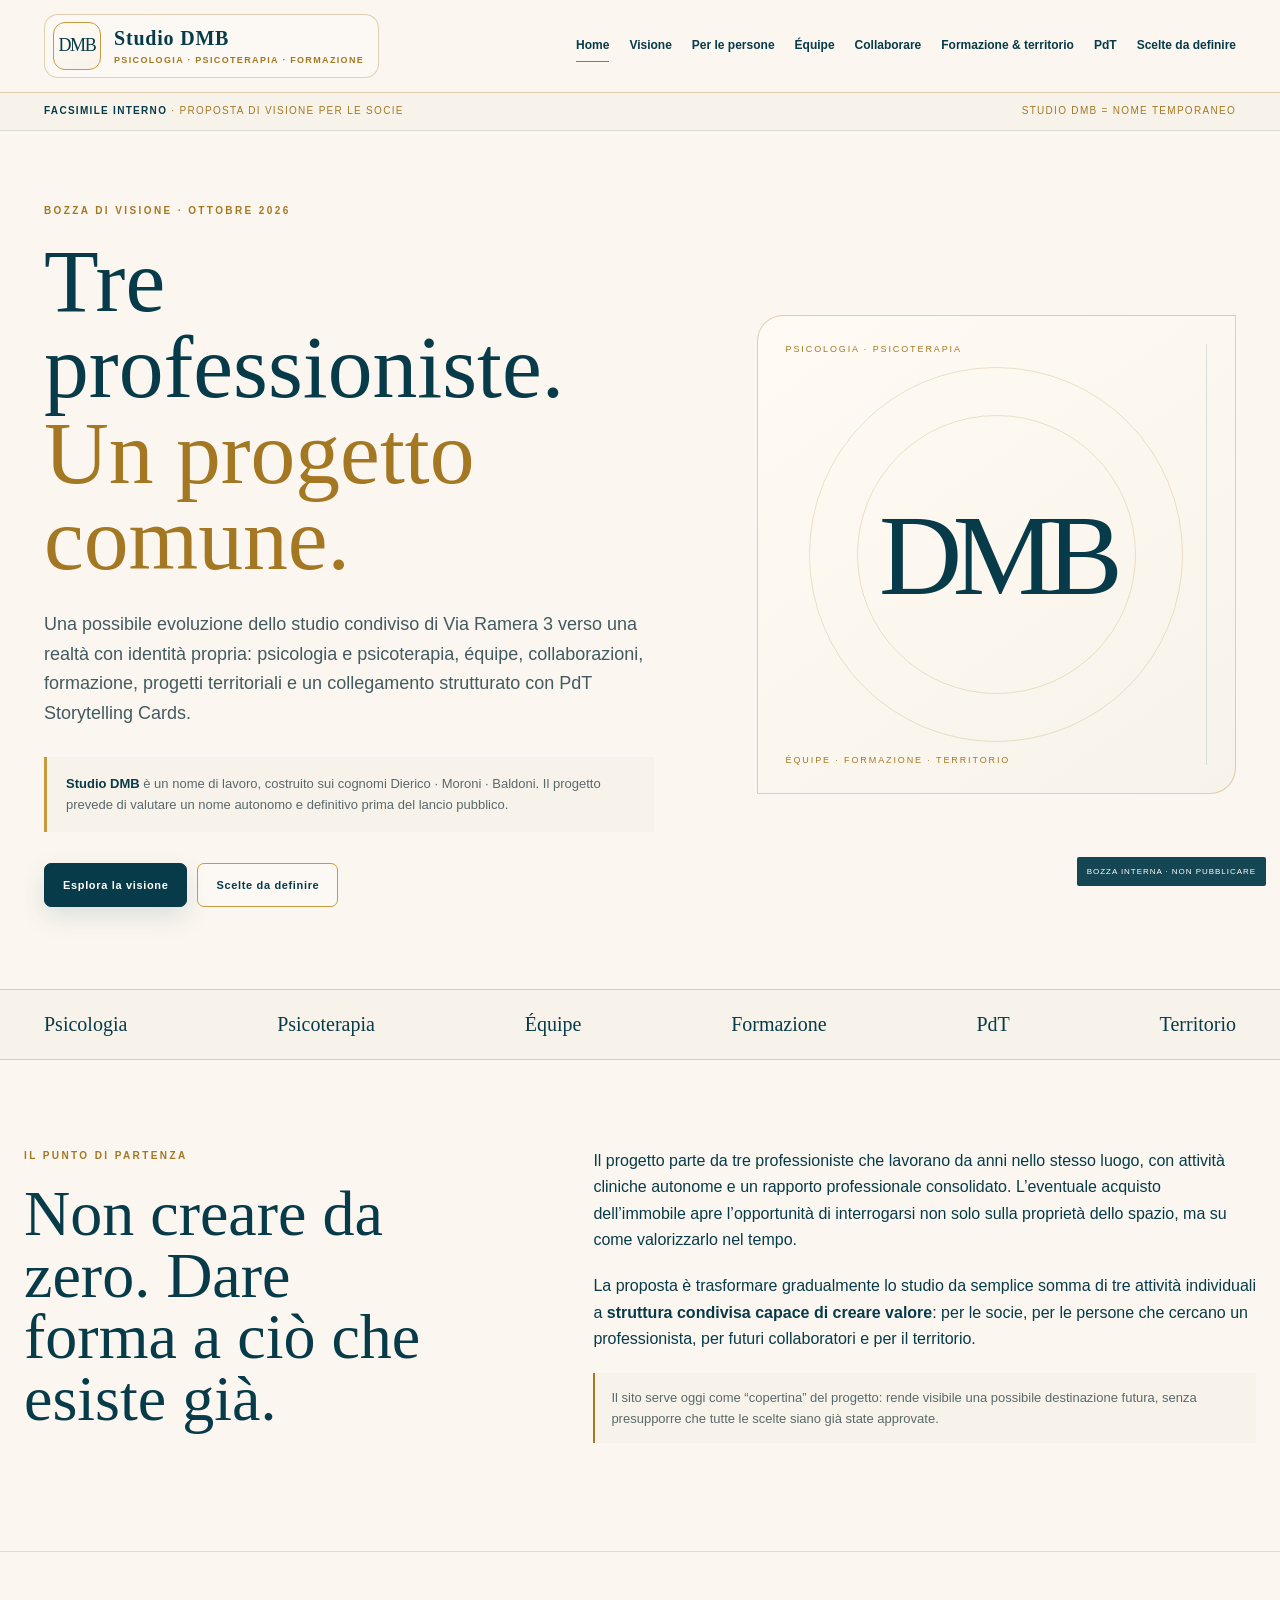
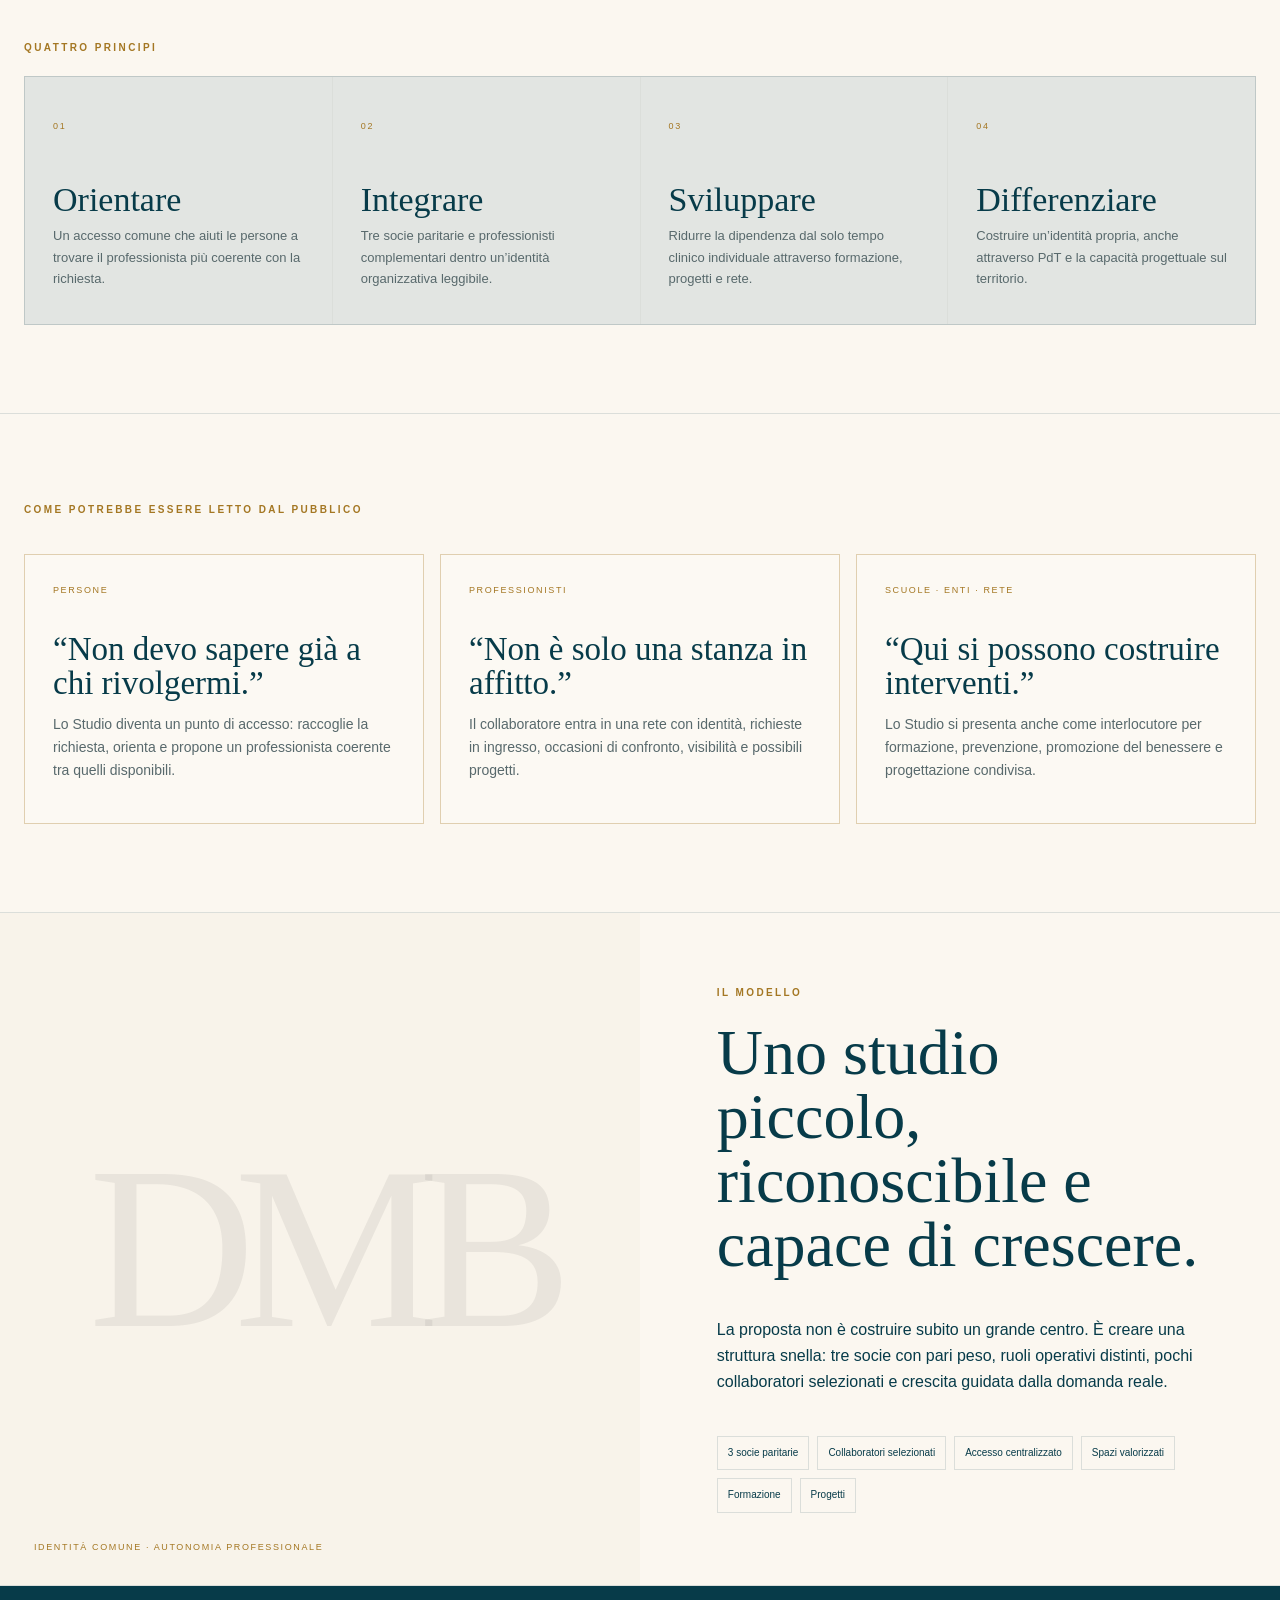
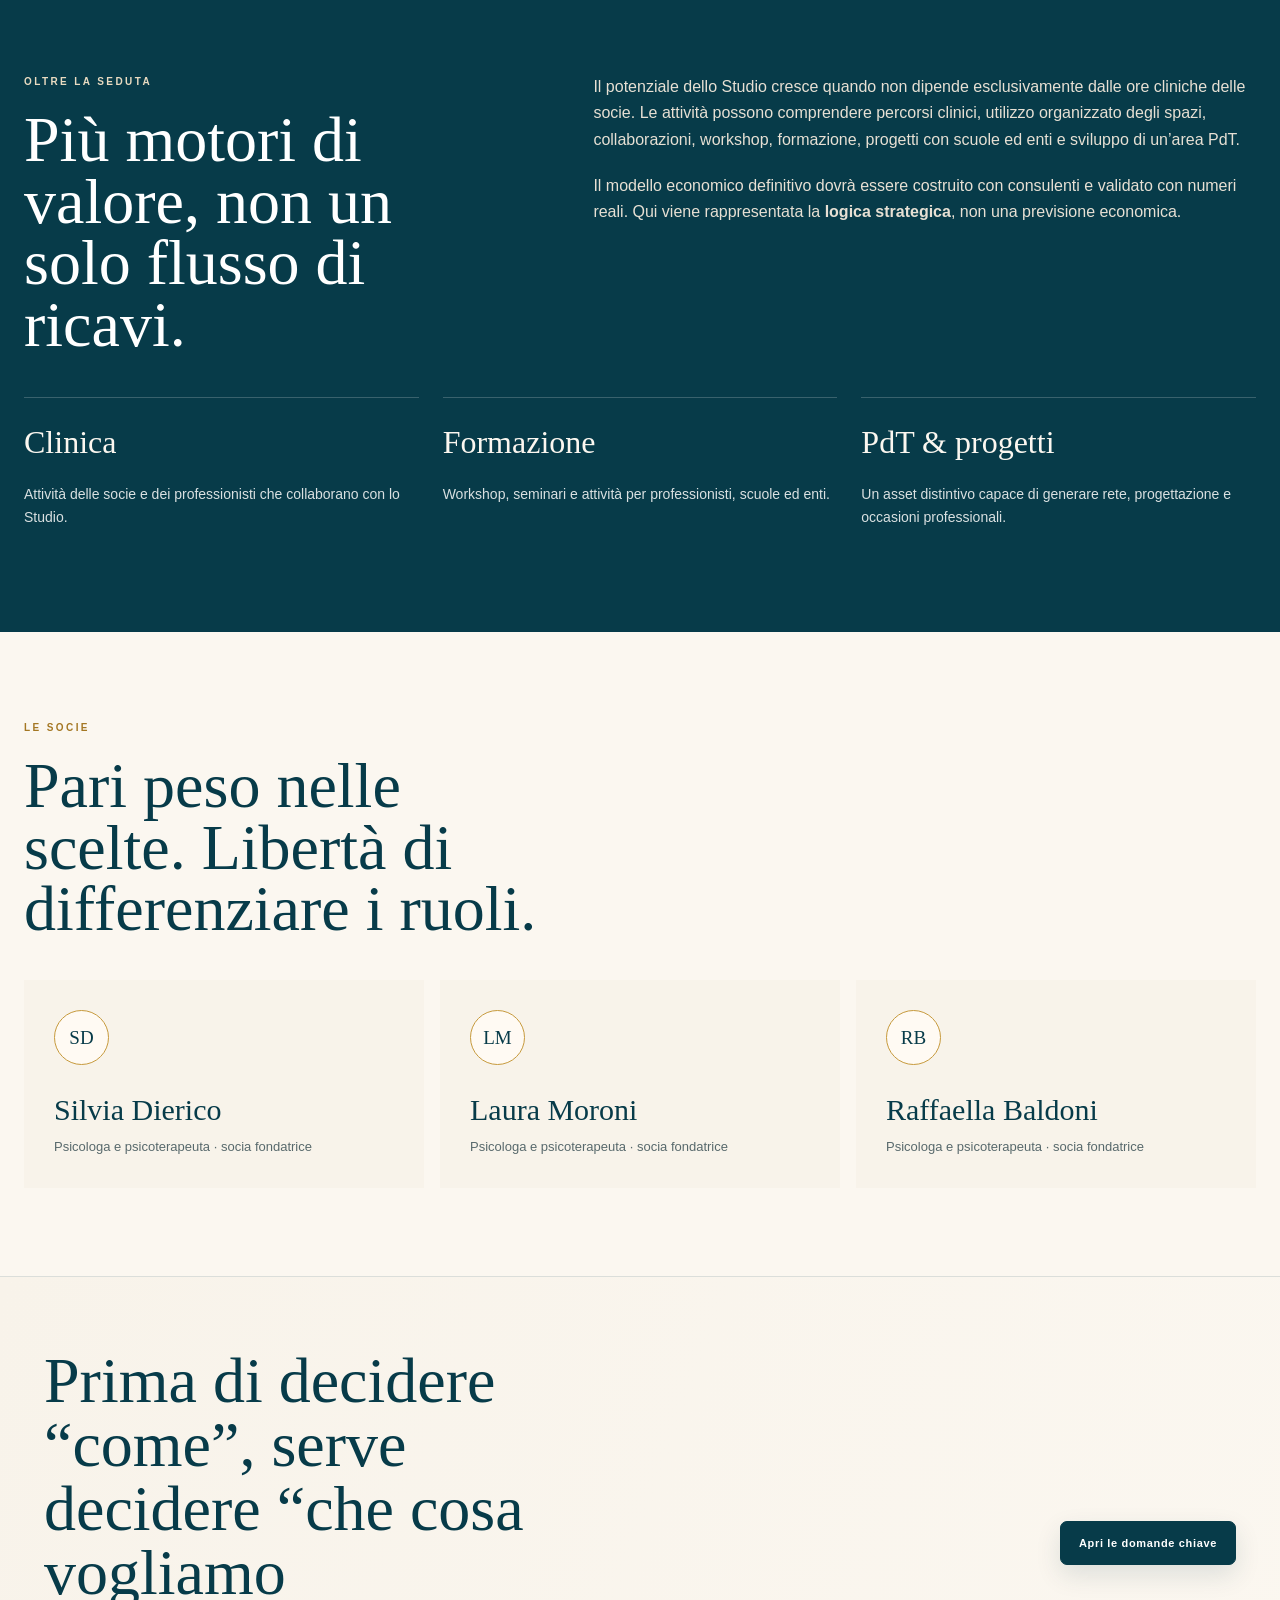
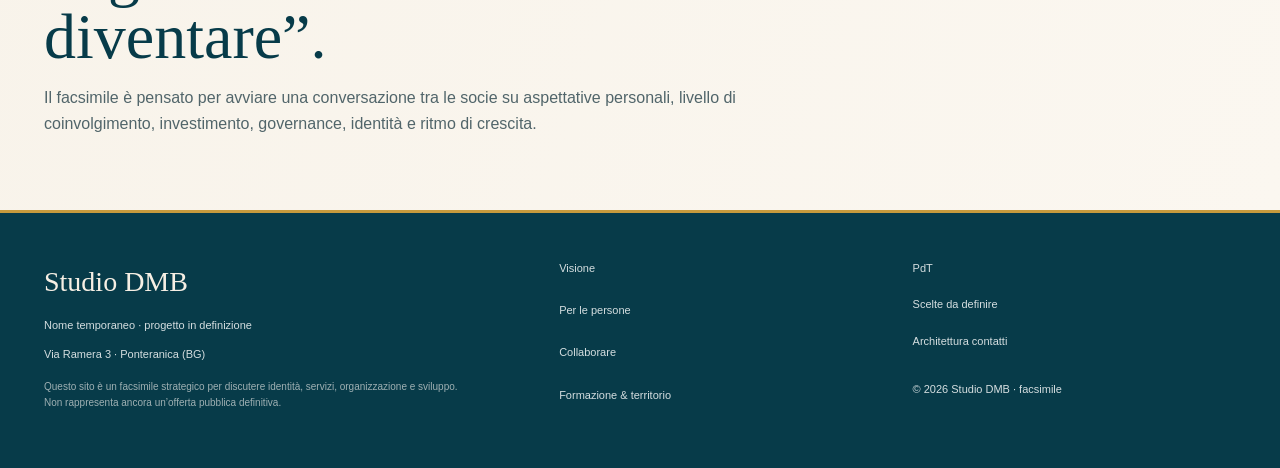
<file: index.html>
<!doctype html><html lang="it"><head><meta charset="utf-8"><meta name="viewport" content="width=device-width,initial-scale=1"><title>Studio DMB — Facsimile strategico</title><meta name="description" content="Bozza di visione interna per l’evoluzione dello Studio DMB."><link rel="icon" href="assets/favicon.svg" type="image/svg+xml"><link rel="stylesheet" href="style.css"></head><body><a class="skip-link" href="#main">Vai al contenuto</a>
<header class="site-header"><div class="header-inner">
<a class="brand" href="index.html"><span class="brand-mark">DMB</span><span class="brand-copy"><strong>Studio DMB</strong><small>Psicologia · Psicoterapia · Formazione</small></span></a>
<button class="menu-toggle" aria-expanded="false" aria-controls="nav">Menu</button>
<nav id="nav" class="main-nav"><a aria-current="page" href="index.html">Home</a><a href="visione.html">Visione</a><a href="psicoterapia.html">Per le persone</a><a href="equipe.html">Équipe</a><a href="collaborare.html">Collaborare</a><a href="formazione-progetti.html">Formazione & territorio</a><a href="pdt.html">PdT</a><a href="decisioni.html">Scelte da definire</a></nav>
</div></header>
<div class="internal-ribbon"><div class="inner"><span><b>Facsimile interno</b> · proposta di visione per le socie</span><span>Studio DMB = nome temporaneo</span></div></div><main id="main">
<section class="hero"><div class="hero-copy"><p class="eyebrow">BOZZA DI VISIONE · OTTOBRE 2026</p><h1>Tre professioniste. <em>Un progetto comune.</em></h1><p class="lead">Una possibile evoluzione dello studio condiviso di Via Ramera 3 verso una realtà con identità propria: psicologia e psicoterapia, équipe, collaborazioni, formazione, progetti territoriali e un collegamento strutturato con PdT Storytelling Cards.</p><div class="note-box"><strong>Studio DMB</strong> è un nome di lavoro, costruito sui cognomi Dierico · Moroni · Baldoni. Il progetto prevede di valutare un nome autonomo e definitivo prima del lancio pubblico.</div><div class="hero-actions"><a class="button primary" href="visione.html">Esplora la visione</a><a class="button soft" href="decisioni.html">Scelte da definire</a></div></div><div class="hero-mark" aria-label="Marchio concettuale Studio DMB"><span class="small-top">Psicologia · Psicoterapia</span><div class="big">DMB</div><span class="small-bottom">Équipe · Formazione · Territorio</span><span class="axis"></span></div></section>
<section class="band"><div class="band-inner"><span>Psicologia</span><span>Psicoterapia</span><span>Équipe</span><span>Formazione</span><span>PdT</span><span>Territorio</span></div></section>
<section class="section"><div class="section-inner section-grid"><div><p class="eyebrow">IL PUNTO DI PARTENZA</p><h2 class="section-title">Non creare da zero. Dare forma a ciò che esiste già.</h2></div><div class="section-copy"><p>Il progetto parte da tre professioniste che lavorano da anni nello stesso luogo, con attività cliniche autonome e un rapporto professionale consolidato. L’eventuale acquisto dell’immobile apre l’opportunità di interrogarsi non solo sulla proprietà dello spazio, ma su come valorizzarlo nel tempo.</p><p>La proposta è trasformare gradualmente lo studio da semplice somma di tre attività individuali a <strong>struttura condivisa capace di creare valore</strong>: per le socie, per le persone che cercano un professionista, per futuri collaboratori e per il territorio.</p><p class="small-note">Il sito serve oggi come “copertina” del progetto: rende visibile una possibile destinazione futura, senza presupporre che tutte le scelte siano già state approvate.</p></div></div></section>
<section class="section"><div class="section-inner"><p class="eyebrow">QUATTRO PRINCIPI</p><div class="value-grid"><article class="value-card"><span class="number">01</span><h3>Orientare</h3><p>Un accesso comune che aiuti le persone a trovare il professionista più coerente con la richiesta.</p></article><article class="value-card"><span class="number">02</span><h3>Integrare</h3><p>Tre socie paritarie e professionisti complementari dentro un’identità organizzativa leggibile.</p></article><article class="value-card"><span class="number">03</span><h3>Sviluppare</h3><p>Ridurre la dipendenza dal solo tempo clinico individuale attraverso formazione, progetti e rete.</p></article><article class="value-card"><span class="number">04</span><h3>Differenziare</h3><p>Costruire un’identità propria, anche attraverso PdT e la capacità progettuale sul territorio.</p></article></div></div></section>
<section class="section"><div class="section-inner"><p class="eyebrow">COME POTREBBE ESSERE LETTO DAL PUBBLICO</p><div class="concept-grid"><article class="concept-card"><span class="meta">PERSONE</span><h3>“Non devo sapere già a chi rivolgermi.”</h3><p>Lo Studio diventa un punto di accesso: raccoglie la richiesta, orienta e propone un professionista coerente tra quelli disponibili.</p></article><article class="concept-card"><span class="meta">PROFESSIONISTI</span><h3>“Non è solo una stanza in affitto.”</h3><p>Il collaboratore entra in una rete con identità, richieste in ingresso, occasioni di confronto, visibilità e possibili progetti.</p></article><article class="concept-card"><span class="meta">SCUOLE · ENTI · RETE</span><h3>“Qui si possono costruire interventi.”</h3><p>Lo Studio si presenta anche come interlocutore per formazione, prevenzione, promozione del benessere e progettazione condivisa.</p></article></div></div></section>
<section class="typographic-split"><div class="visual"><span class="caption">Identità comune · autonomia professionale</span></div><div class="copy"><p class="eyebrow">IL MODELLO</p><h2>Uno studio piccolo, riconoscibile e capace di crescere.</h2><p>La proposta non è costruire subito un grande centro. È creare una struttura snella: tre socie con pari peso, ruoli operativi distinti, pochi collaboratori selezionati e crescita guidata dalla domanda reale.</p><div class="tag-row"><span class="tag">3 socie paritarie</span><span class="tag">Collaboratori selezionati</span><span class="tag">Accesso centralizzato</span><span class="tag">Spazi valorizzati</span><span class="tag">Formazione</span><span class="tag">Progetti</span></div></div></section>
<section class="section dark-section"><div class="section-inner section-grid"><div><p class="eyebrow">OLTRE LA SEDUTA</p><h2 class="section-title">Più motori di valore, non un solo flusso di ricavi.</h2></div><div class="section-copy"><p>Il potenziale dello Studio cresce quando non dipende esclusivamente dalle ore cliniche delle socie. Le attività possono comprendere percorsi clinici, utilizzo organizzato degli spazi, collaborazioni, workshop, formazione, progetti con scuole ed enti e sviluppo di un’area PdT.</p><p>Il modello economico definitivo dovrà essere costruito con consulenti e validato con numeri reali. Qui viene rappresentata la <strong>logica strategica</strong>, non una previsione economica.</p></div></div><div class="dark-grid"><article class="dark-card"><h3>Clinica</h3><p>Attività delle socie e dei professionisti che collaborano con lo Studio.</p></article><article class="dark-card"><h3>Formazione</h3><p>Workshop, seminari e attività per professionisti, scuole ed enti.</p></article><article class="dark-card"><h3>PdT & progetti</h3><p>Un asset distintivo capace di generare rete, progettazione e occasioni professionali.</p></article></div></div></section>
<section class="section"><div class="section-inner"><p class="eyebrow">LE SOCIE</p><h2 class="section-title" style="max-width:17ch">Pari peso nelle scelte. Libertà di differenziare i ruoli.</h2><div class="founder-grid"><article class="founder"><div class="founder-badge">SD</div><h3>Silvia Dierico</h3><p>Psicologa e psicoterapeuta · socia fondatrice</p></article><article class="founder"><div class="founder-badge">LM</div><h3>Laura Moroni</h3><p>Psicologa e psicoterapeuta · socia fondatrice</p></article><article class="founder"><div class="founder-badge">RB</div><h3>Raffaella Baldoni</h3><p>Psicologa e psicoterapeuta · socia fondatrice</p></article></div></div></section>
<section class="callout"><div class="callout-inner"><div><h2>Prima di decidere “come”, serve decidere “che cosa vogliamo diventare”.</h2><p>Il facsimile è pensato per avviare una conversazione tra le socie su aspettative personali, livello di coinvolgimento, investimento, governance, identità e ritmo di crescita.</p></div><a class="button primary" href="decisioni.html">Apri le domande chiave</a></div></section></main><footer class="site-footer"><div class="footer-inner"><div><div class="footer-brand">Studio DMB</div><p>Nome temporaneo · progetto in definizione</p><p>Via Ramera 3 · Ponteranica (BG)</p><p class="footer-note">Questo sito è un facsimile strategico per discutere identità, servizi, organizzazione e sviluppo. Non rappresenta ancora un’offerta pubblica definitiva.</p></div><div class="footer-nav"><a href="visione.html">Visione</a><a href="psicoterapia.html">Per le persone</a><a href="collaborare.html">Collaborare</a><a href="formazione-progetti.html">Formazione & territorio</a></div><div class="footer-nav"><a href="pdt.html">PdT</a><a href="decisioni.html">Scelte da definire</a><a href="contatti.html">Architettura contatti</a><p>© 2026 Studio DMB · facsimile</p></div></div></footer><div class="demo-note">Bozza interna · non pubblicare</div><script src="script.js"></script></body></html>
</file>
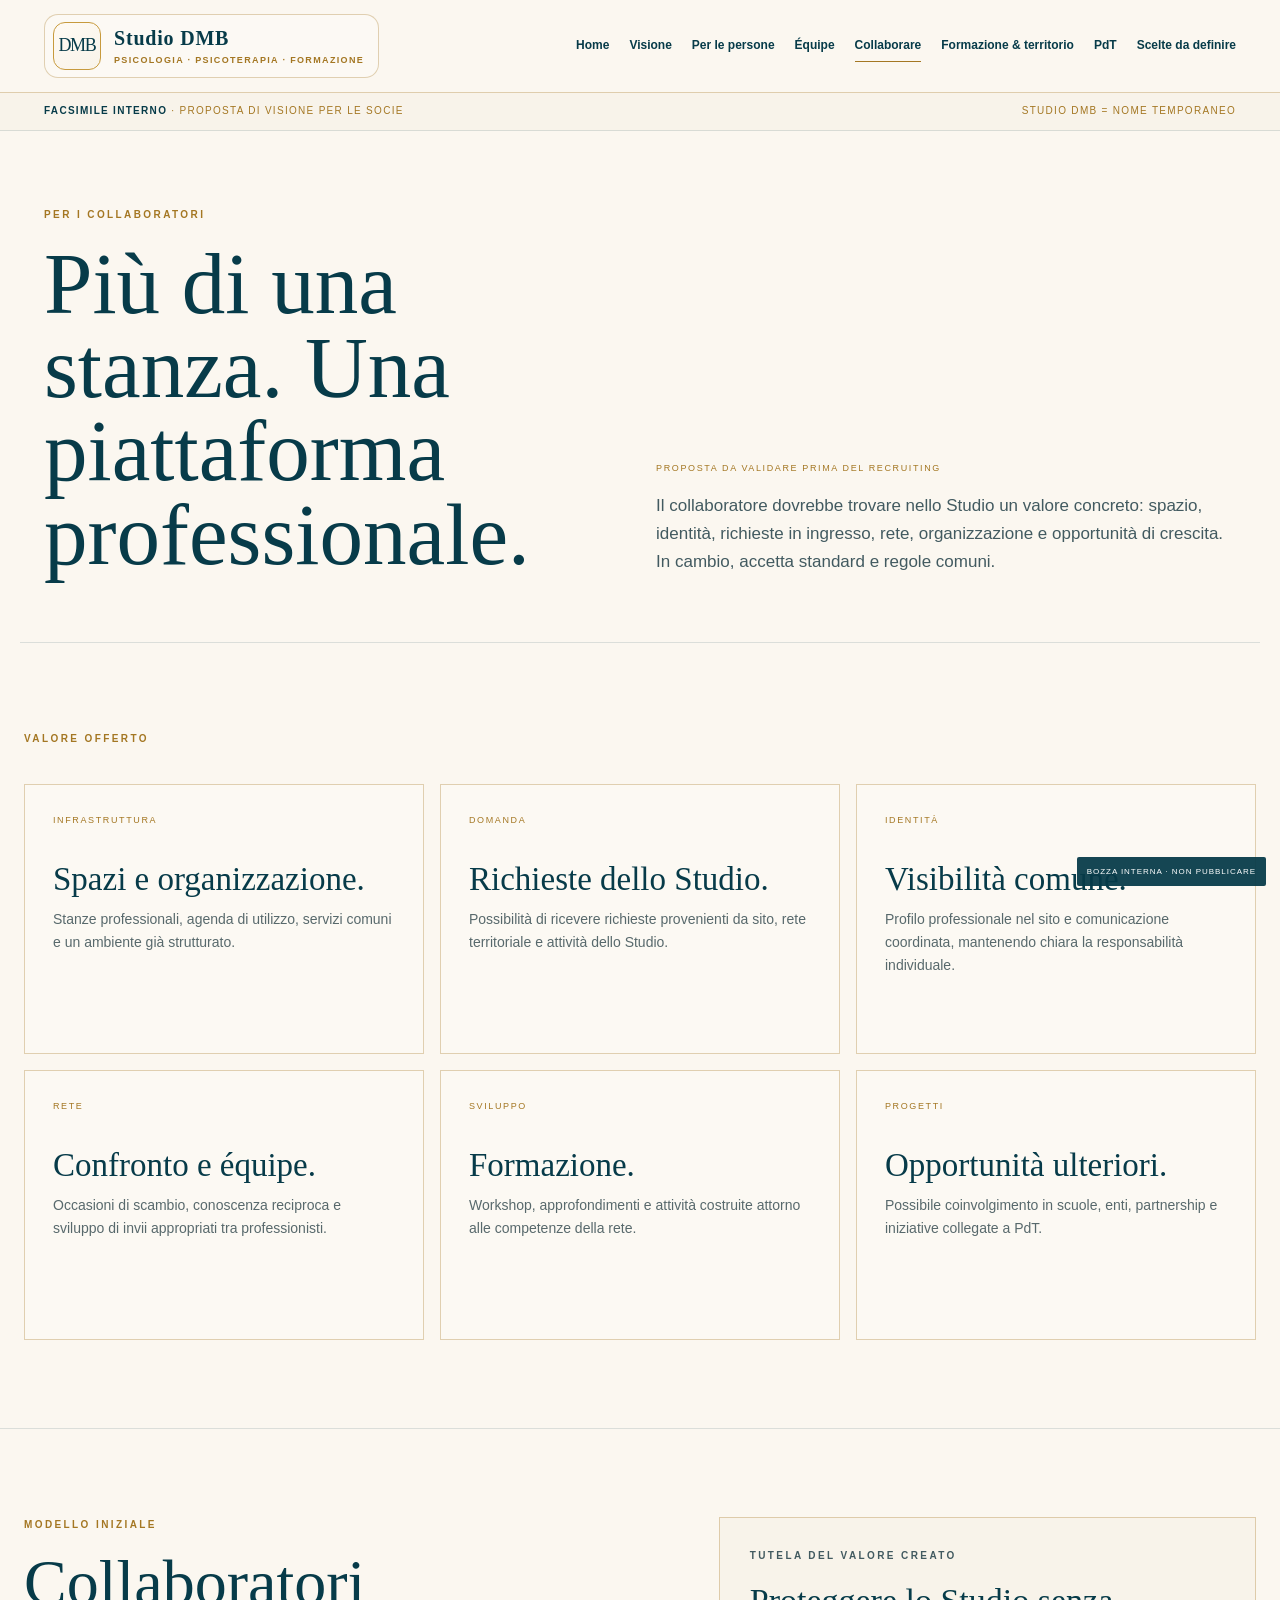
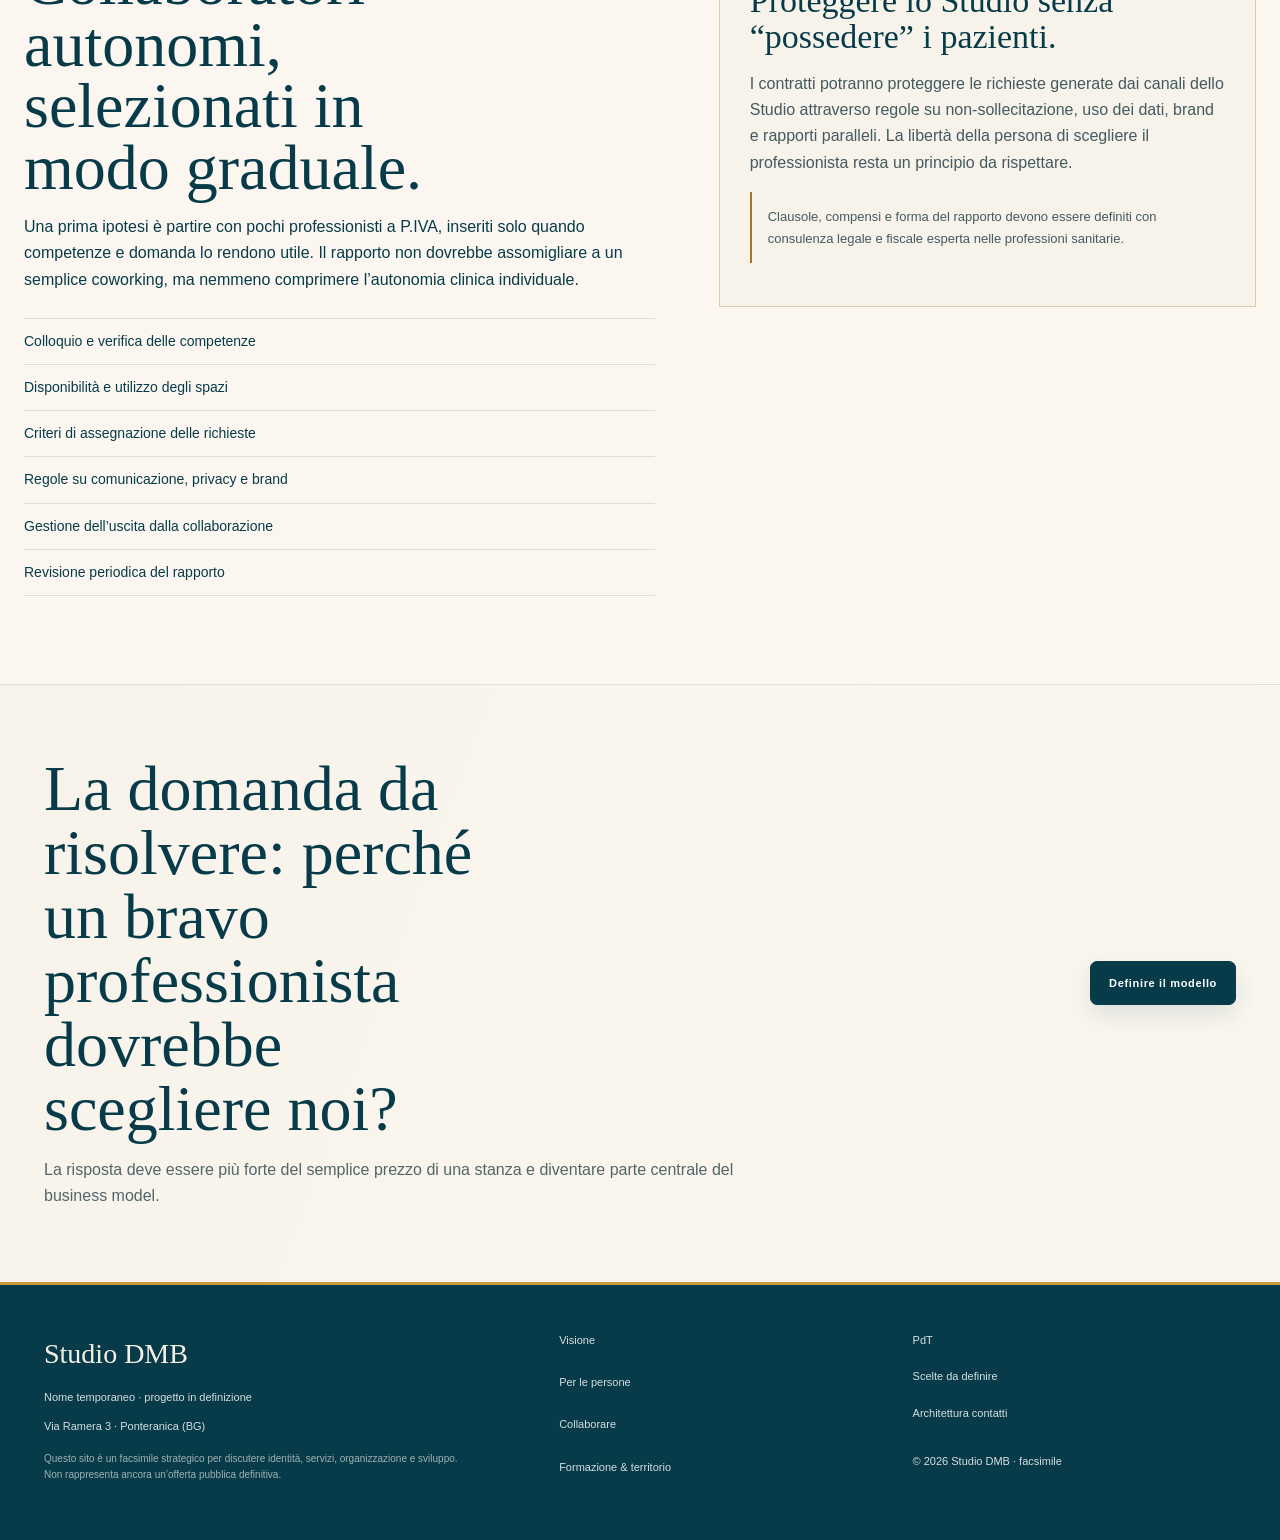
<file: collaborare.html>
<!doctype html><html lang="it"><head><meta charset="utf-8"><meta name="viewport" content="width=device-width,initial-scale=1"><title>Collaborare — Studio DMB</title><meta name="description" content="Ipotesi di proposta di valore per i collaboratori Studio DMB."><link rel="icon" href="assets/favicon.svg" type="image/svg+xml"><link rel="stylesheet" href="style.css"></head><body><a class="skip-link" href="#main">Vai al contenuto</a>
<header class="site-header"><div class="header-inner">
<a class="brand" href="index.html"><span class="brand-mark">DMB</span><span class="brand-copy"><strong>Studio DMB</strong><small>Psicologia · Psicoterapia · Formazione</small></span></a>
<button class="menu-toggle" aria-expanded="false" aria-controls="nav">Menu</button>
<nav id="nav" class="main-nav"><a href="index.html">Home</a><a href="visione.html">Visione</a><a href="psicoterapia.html">Per le persone</a><a href="equipe.html">Équipe</a><a aria-current="page" href="collaborare.html">Collaborare</a><a href="formazione-progetti.html">Formazione & territorio</a><a href="pdt.html">PdT</a><a href="decisioni.html">Scelte da definire</a></nav>
</div></header>
<div class="internal-ribbon"><div class="inner"><span><b>Facsimile interno</b> · proposta di visione per le socie</span><span>Studio DMB = nome temporaneo</span></div></div><main id="main"><section class="page-hero"><div><p class="eyebrow">PER I COLLABORATORI</p><h1>Più di una stanza. Una piattaforma professionale.</h1></div><p class="intro"><span class="internal-label">Proposta da validare prima del recruiting</span>Il collaboratore dovrebbe trovare nello Studio un valore concreto: spazio, identità, richieste in ingresso, rete, organizzazione e opportunità di crescita. In cambio, accetta standard e regole comuni.</p></section><div class="section-rule"></div>
<section class="section"><div class="section-inner"><p class="eyebrow">VALORE OFFERTO</p><div class="concept-grid"><article class="concept-card"><span class="meta">INFRASTRUTTURA</span><h3>Spazi e organizzazione.</h3><p>Stanze professionali, agenda di utilizzo, servizi comuni e un ambiente già strutturato.</p></article><article class="concept-card"><span class="meta">DOMANDA</span><h3>Richieste dello Studio.</h3><p>Possibilità di ricevere richieste provenienti da sito, rete territoriale e attività dello Studio.</p></article><article class="concept-card"><span class="meta">IDENTITÀ</span><h3>Visibilità comune.</h3><p>Profilo professionale nel sito e comunicazione coordinata, mantenendo chiara la responsabilità individuale.</p></article><article class="concept-card"><span class="meta">RETE</span><h3>Confronto e équipe.</h3><p>Occasioni di scambio, conoscenza reciproca e sviluppo di invii appropriati tra professionisti.</p></article><article class="concept-card"><span class="meta">SVILUPPO</span><h3>Formazione.</h3><p>Workshop, approfondimenti e attività costruite attorno alle competenze della rete.</p></article><article class="concept-card"><span class="meta">PROGETTI</span><h3>Opportunità ulteriori.</h3><p>Possibile coinvolgimento in scuole, enti, partnership e iniziative collegate a PdT.</p></article></div></div></section>
<section class="section"><div class="section-inner two-col"><div><p class="eyebrow">MODELLO INIZIALE</p><h2 class="section-title">Collaboratori autonomi, selezionati in modo graduale.</h2><p>Una prima ipotesi è partire con pochi professionisti a P.IVA, inseriti solo quando competenze e domanda lo rendono utile. Il rapporto non dovrebbe assomigliare a un semplice coworking, ma nemmeno comprimere l’autonomia clinica individuale.</p><ul class="clean-list"><li>Colloquio e verifica delle competenze</li><li>Disponibilità e utilizzo degli spazi</li><li>Criteri di assegnazione delle richieste</li><li>Regole su comunicazione, privacy e brand</li><li>Gestione dell’uscita dalla collaborazione</li><li>Revisione periodica del rapporto</li></ul></div><aside class="panel"><p class="eyebrow">TUTELA DEL VALORE CREATO</p><h3>Proteggere lo Studio senza “possedere” i pazienti.</h3><p>I contratti potranno proteggere le richieste generate dai canali dello Studio attraverso regole su non-sollecitazione, uso dei dati, brand e rapporti paralleli. La libertà della persona di scegliere il professionista resta un principio da rispettare.</p><p class="small-note">Clausole, compensi e forma del rapporto devono essere definiti con consulenza legale e fiscale esperta nelle professioni sanitarie.</p></aside></div></section>
<section class="callout"><div class="callout-inner"><div><h2>La domanda da risolvere: perché un bravo professionista dovrebbe scegliere noi?</h2><p>La risposta deve essere più forte del semplice prezzo di una stanza e diventare parte centrale del business model.</p></div><a class="button primary" href="decisioni.html">Definire il modello</a></div></section></main><footer class="site-footer"><div class="footer-inner"><div><div class="footer-brand">Studio DMB</div><p>Nome temporaneo · progetto in definizione</p><p>Via Ramera 3 · Ponteranica (BG)</p><p class="footer-note">Questo sito è un facsimile strategico per discutere identità, servizi, organizzazione e sviluppo. Non rappresenta ancora un’offerta pubblica definitiva.</p></div><div class="footer-nav"><a href="visione.html">Visione</a><a href="psicoterapia.html">Per le persone</a><a href="collaborare.html">Collaborare</a><a href="formazione-progetti.html">Formazione & territorio</a></div><div class="footer-nav"><a href="pdt.html">PdT</a><a href="decisioni.html">Scelte da definire</a><a href="contatti.html">Architettura contatti</a><p>© 2026 Studio DMB · facsimile</p></div></div></footer><div class="demo-note">Bozza interna · non pubblicare</div><script src="script.js"></script></body></html>
</file>
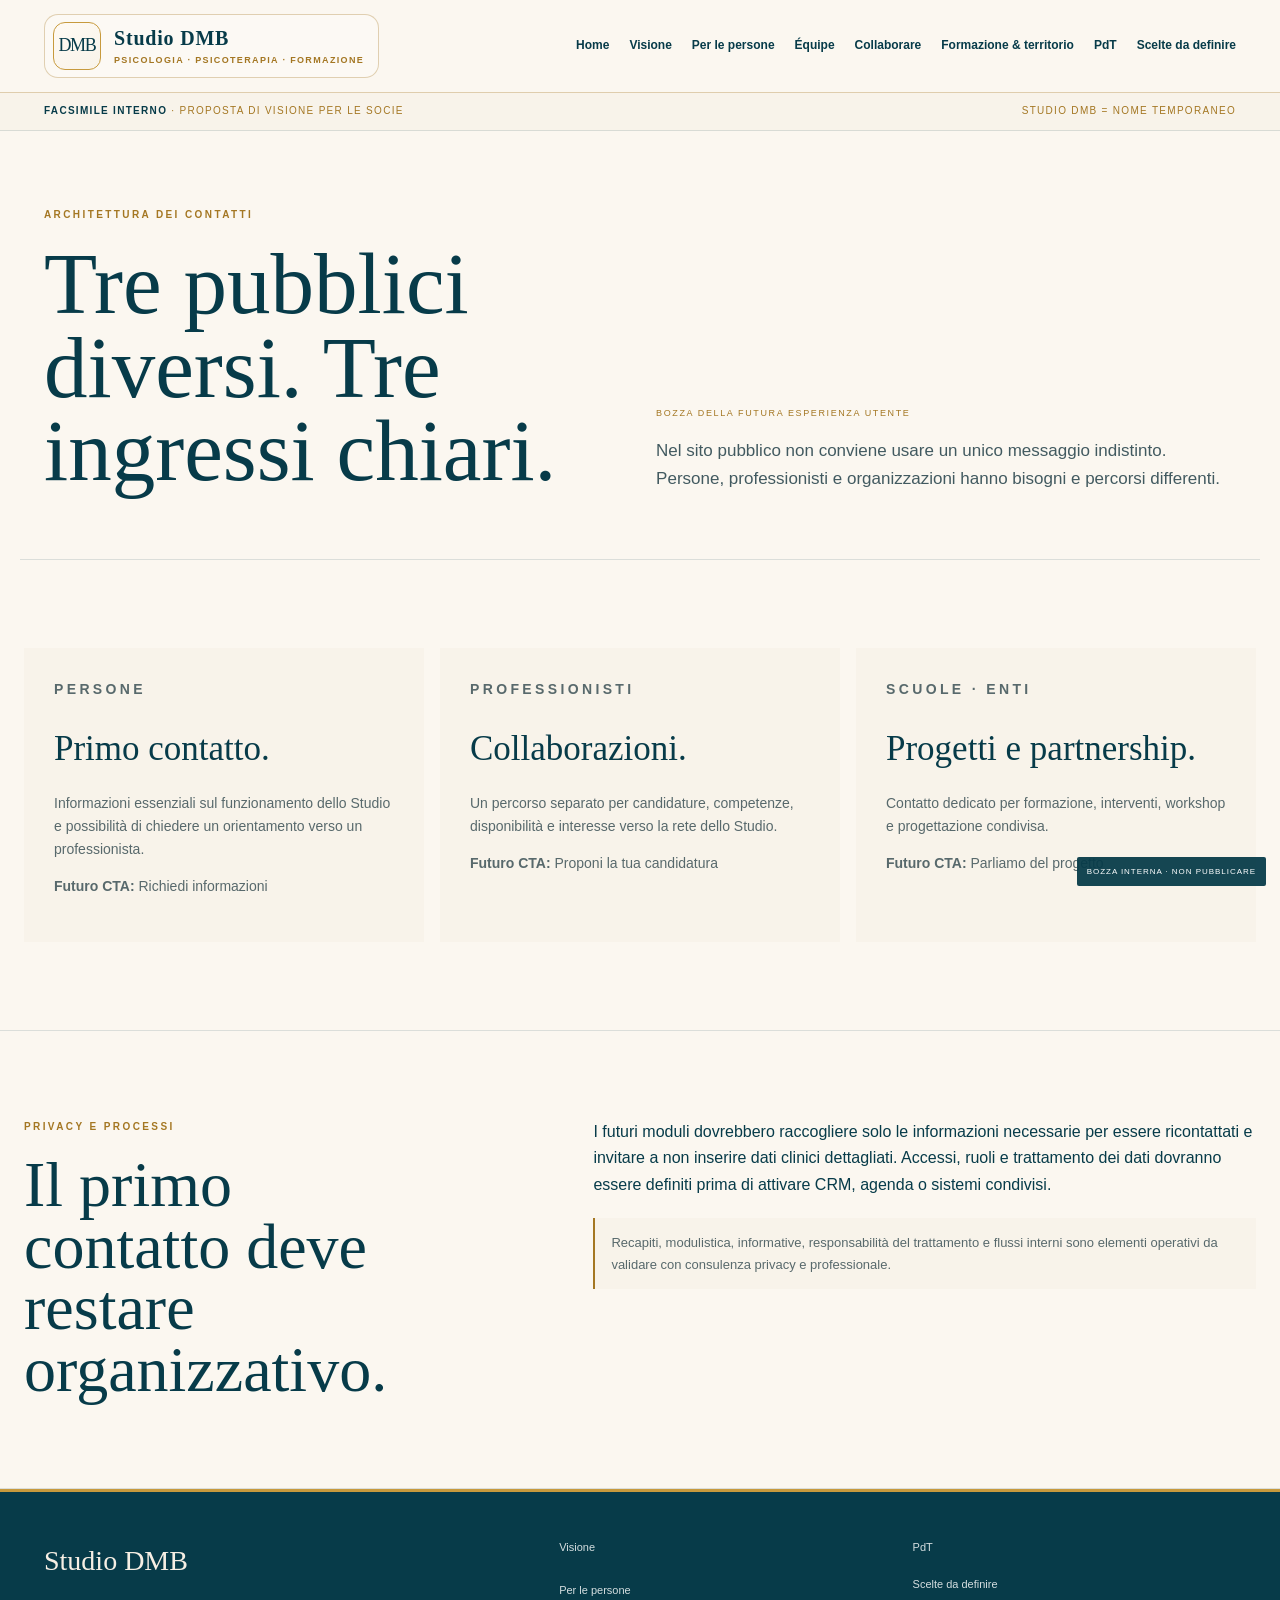
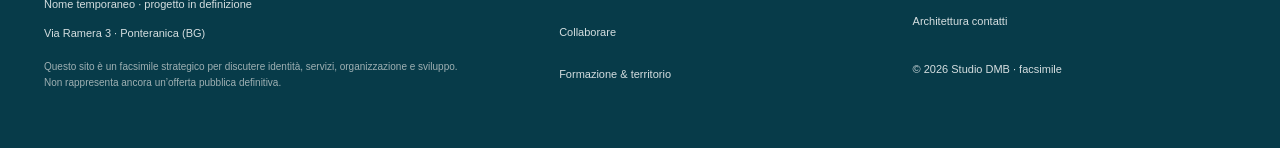
<file: contatti.html>
<!doctype html><html lang="it"><head><meta charset="utf-8"><meta name="viewport" content="width=device-width,initial-scale=1"><title>Architettura contatti — Studio DMB</title><meta name="description" content="Bozza interna della futura architettura dei contatti Studio DMB."><link rel="icon" href="assets/favicon.svg" type="image/svg+xml"><link rel="stylesheet" href="style.css"></head><body><a class="skip-link" href="#main">Vai al contenuto</a>
<header class="site-header"><div class="header-inner">
<a class="brand" href="index.html"><span class="brand-mark">DMB</span><span class="brand-copy"><strong>Studio DMB</strong><small>Psicologia · Psicoterapia · Formazione</small></span></a>
<button class="menu-toggle" aria-expanded="false" aria-controls="nav">Menu</button>
<nav id="nav" class="main-nav"><a href="index.html">Home</a><a href="visione.html">Visione</a><a href="psicoterapia.html">Per le persone</a><a href="equipe.html">Équipe</a><a href="collaborare.html">Collaborare</a><a href="formazione-progetti.html">Formazione & territorio</a><a href="pdt.html">PdT</a><a href="decisioni.html">Scelte da definire</a></nav>
</div></header>
<div class="internal-ribbon"><div class="inner"><span><b>Facsimile interno</b> · proposta di visione per le socie</span><span>Studio DMB = nome temporaneo</span></div></div><main id="main"><section class="page-hero"><div><p class="eyebrow">ARCHITETTURA DEI CONTATTI</p><h1>Tre pubblici diversi. Tre ingressi chiari.</h1></div><p class="intro"><span class="internal-label">Bozza della futura esperienza utente</span>Nel sito pubblico non conviene usare un unico messaggio indistinto. Persone, professionisti e organizzazioni hanno bisogni e percorsi differenti.</p></section><div class="section-rule"></div>
<section class="section"><div class="section-inner contact-layout"><article class="contact-box"><p class="eyebrow">PERSONE</p><h3>Primo contatto.</h3><p>Informazioni essenziali sul funzionamento dello Studio e possibilità di chiedere un orientamento verso un professionista.</p><p><strong>Futuro CTA:</strong> Richiedi informazioni</p></article><article class="contact-box"><p class="eyebrow">PROFESSIONISTI</p><h3>Collaborazioni.</h3><p>Un percorso separato per candidature, competenze, disponibilità e interesse verso la rete dello Studio.</p><p><strong>Futuro CTA:</strong> Proponi la tua candidatura</p></article><article class="contact-box"><p class="eyebrow">SCUOLE · ENTI</p><h3>Progetti e partnership.</h3><p>Contatto dedicato per formazione, interventi, workshop e progettazione condivisa.</p><p><strong>Futuro CTA:</strong> Parliamo del progetto</p></article></div></section>
<section class="section"><div class="section-inner section-grid"><div><p class="eyebrow">PRIVACY E PROCESSI</p><h2 class="section-title">Il primo contatto deve restare organizzativo.</h2></div><div class="section-copy"><p>I futuri moduli dovrebbero raccogliere solo le informazioni necessarie per essere ricontattati e invitare a non inserire dati clinici dettagliati. Accessi, ruoli e trattamento dei dati dovranno essere definiti prima di attivare CRM, agenda o sistemi condivisi.</p><p class="small-note">Recapiti, modulistica, informative, responsabilità del trattamento e flussi interni sono elementi operativi da validare con consulenza privacy e professionale.</p></div></div></section></main><footer class="site-footer"><div class="footer-inner"><div><div class="footer-brand">Studio DMB</div><p>Nome temporaneo · progetto in definizione</p><p>Via Ramera 3 · Ponteranica (BG)</p><p class="footer-note">Questo sito è un facsimile strategico per discutere identità, servizi, organizzazione e sviluppo. Non rappresenta ancora un’offerta pubblica definitiva.</p></div><div class="footer-nav"><a href="visione.html">Visione</a><a href="psicoterapia.html">Per le persone</a><a href="collaborare.html">Collaborare</a><a href="formazione-progetti.html">Formazione & territorio</a></div><div class="footer-nav"><a href="pdt.html">PdT</a><a href="decisioni.html">Scelte da definire</a><a href="contatti.html">Architettura contatti</a><p>© 2026 Studio DMB · facsimile</p></div></div></footer><div class="demo-note">Bozza interna · non pubblicare</div><script src="script.js"></script></body></html>
</file>
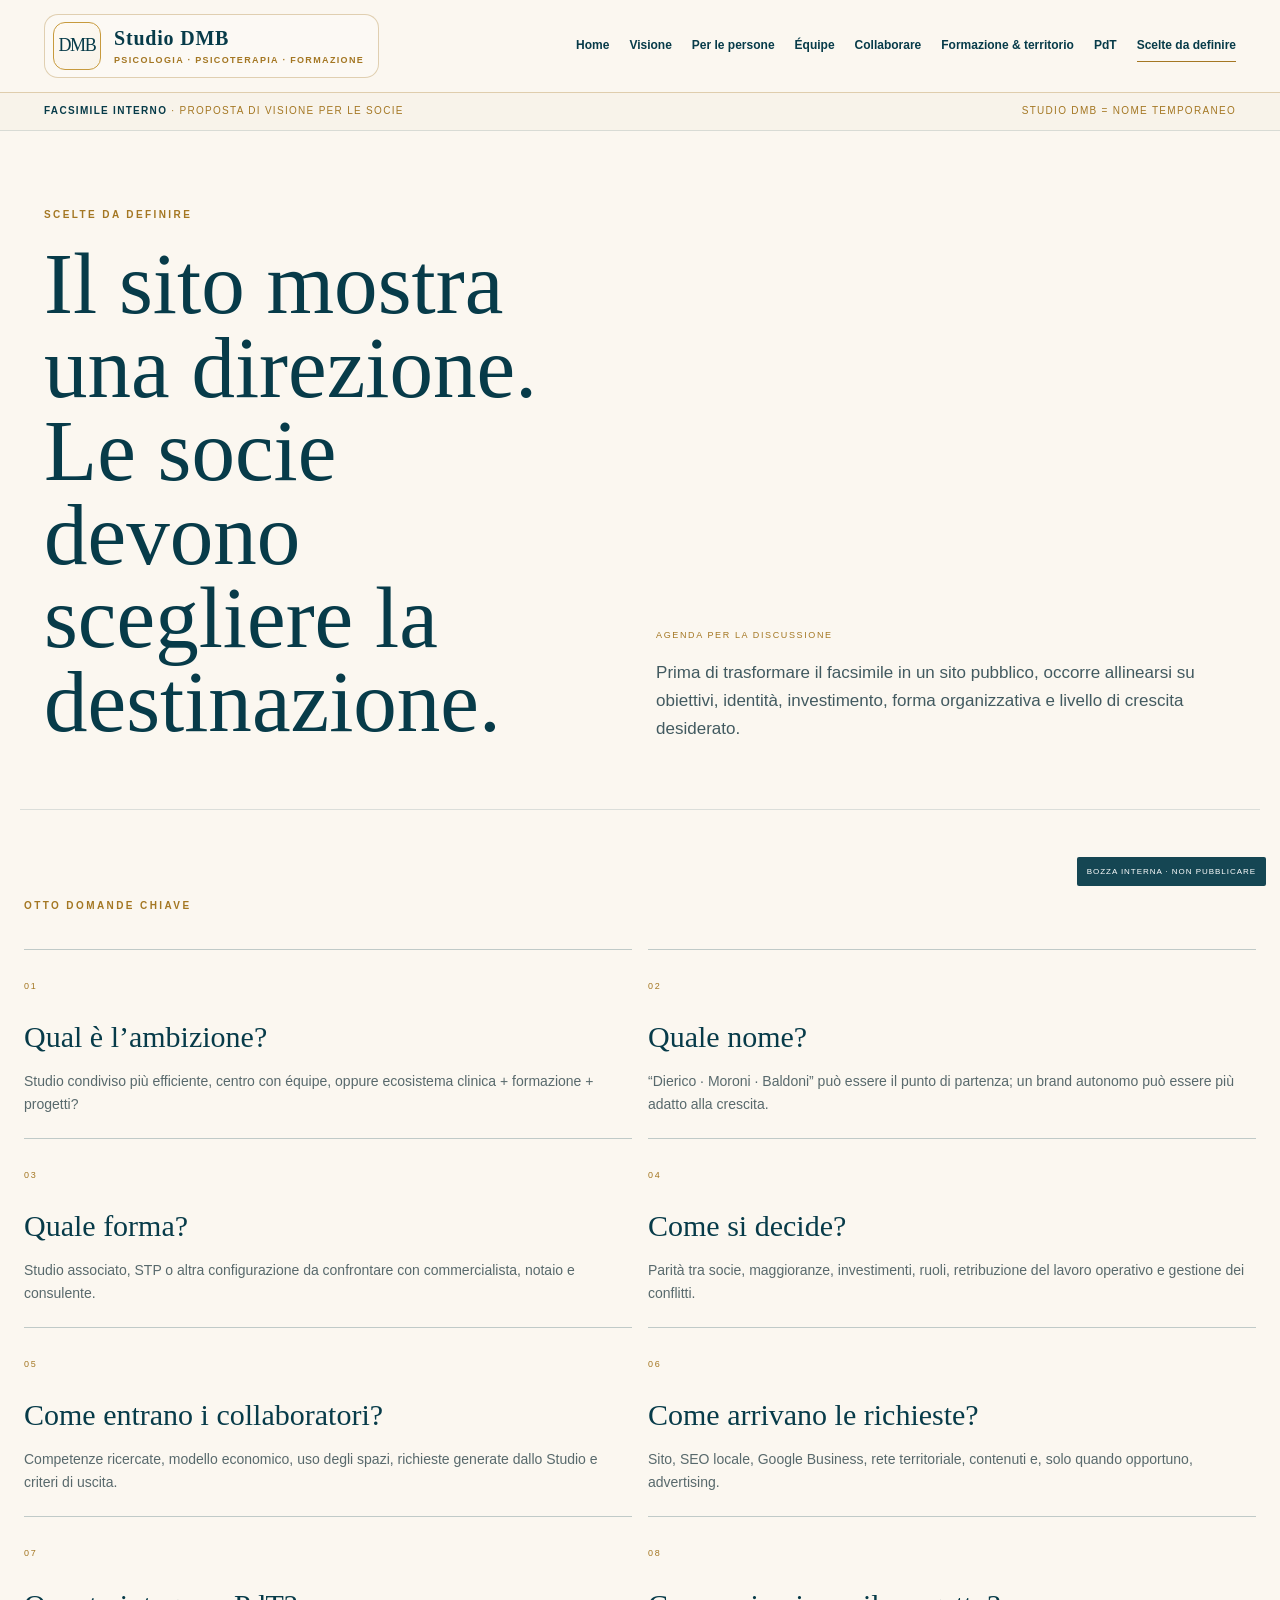
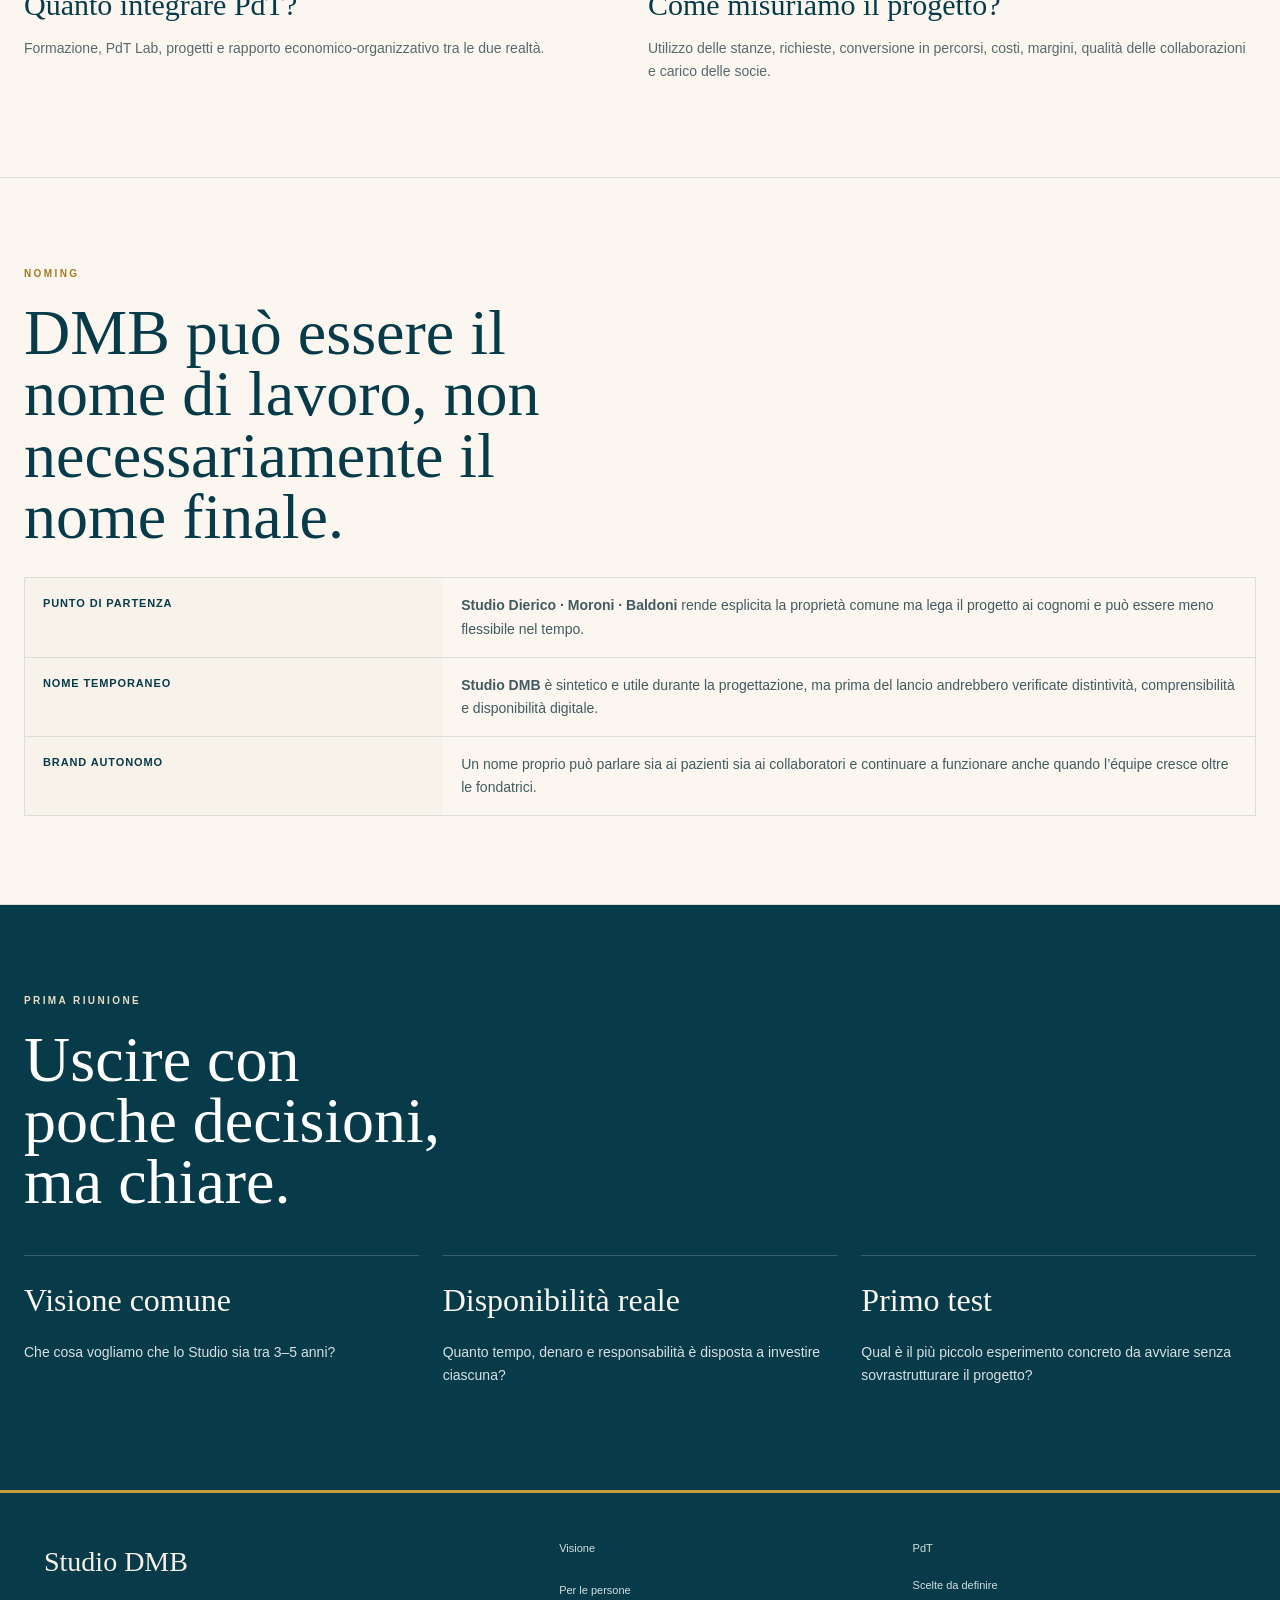
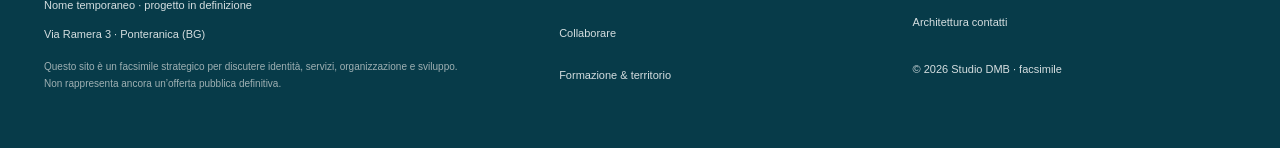
<file: decisioni.html>
<!doctype html><html lang="it"><head><meta charset="utf-8"><meta name="viewport" content="width=device-width,initial-scale=1"><title>Scelte da definire — Studio DMB</title><meta name="description" content="Agenda delle decisioni strategiche da discutere tra le socie."><link rel="icon" href="assets/favicon.svg" type="image/svg+xml"><link rel="stylesheet" href="style.css"></head><body><a class="skip-link" href="#main">Vai al contenuto</a>
<header class="site-header"><div class="header-inner">
<a class="brand" href="index.html"><span class="brand-mark">DMB</span><span class="brand-copy"><strong>Studio DMB</strong><small>Psicologia · Psicoterapia · Formazione</small></span></a>
<button class="menu-toggle" aria-expanded="false" aria-controls="nav">Menu</button>
<nav id="nav" class="main-nav"><a href="index.html">Home</a><a href="visione.html">Visione</a><a href="psicoterapia.html">Per le persone</a><a href="equipe.html">Équipe</a><a href="collaborare.html">Collaborare</a><a href="formazione-progetti.html">Formazione & territorio</a><a href="pdt.html">PdT</a><a aria-current="page" href="decisioni.html">Scelte da definire</a></nav>
</div></header>
<div class="internal-ribbon"><div class="inner"><span><b>Facsimile interno</b> · proposta di visione per le socie</span><span>Studio DMB = nome temporaneo</span></div></div><main id="main"><section class="page-hero"><div><p class="eyebrow">SCELTE DA DEFINIRE</p><h1>Il sito mostra una direzione. Le socie devono scegliere la destinazione.</h1></div><p class="intro"><span class="internal-label">Agenda per la discussione</span>Prima di trasformare il facsimile in un sito pubblico, occorre allinearsi su obiettivi, identità, investimento, forma organizzativa e livello di crescita desiderato.</p></section><div class="section-rule"></div>
<section class="section"><div class="section-inner"><p class="eyebrow">OTTO DOMANDE CHIAVE</p><div class="decision-grid"><article class="decision"><span class="n">01</span><h3>Qual è l’ambizione?</h3><p>Studio condiviso più efficiente, centro con équipe, oppure ecosistema clinica + formazione + progetti?</p></article><article class="decision"><span class="n">02</span><h3>Quale nome?</h3><p>“Dierico · Moroni · Baldoni” può essere il punto di partenza; un brand autonomo può essere più adatto alla crescita.</p></article><article class="decision"><span class="n">03</span><h3>Quale forma?</h3><p>Studio associato, STP o altra configurazione da confrontare con commercialista, notaio e consulente.</p></article><article class="decision"><span class="n">04</span><h3>Come si decide?</h3><p>Parità tra socie, maggioranze, investimenti, ruoli, retribuzione del lavoro operativo e gestione dei conflitti.</p></article><article class="decision"><span class="n">05</span><h3>Come entrano i collaboratori?</h3><p>Competenze ricercate, modello economico, uso degli spazi, richieste generate dallo Studio e criteri di uscita.</p></article><article class="decision"><span class="n">06</span><h3>Come arrivano le richieste?</h3><p>Sito, SEO locale, Google Business, rete territoriale, contenuti e, solo quando opportuno, advertising.</p></article><article class="decision"><span class="n">07</span><h3>Quanto integrare PdT?</h3><p>Formazione, PdT Lab, progetti e rapporto economico-organizzativo tra le due realtà.</p></article><article class="decision"><span class="n">08</span><h3>Come misuriamo il progetto?</h3><p>Utilizzo delle stanze, richieste, conversione in percorsi, costi, margini, qualità delle collaborazioni e carico delle socie.</p></article></div></div></section>
<section class="section"><div class="section-inner"><p class="eyebrow">NOMING</p><h2 class="section-title" style="max-width:17ch">DMB può essere il nome di lavoro, non necessariamente il nome finale.</h2><div class="matrix"><div class="matrix-row"><div>Punto di partenza</div><div><strong>Studio Dierico · Moroni · Baldoni</strong> rende esplicita la proprietà comune ma lega il progetto ai cognomi e può essere meno flessibile nel tempo.</div></div><div class="matrix-row"><div>Nome temporaneo</div><div><strong>Studio DMB</strong> è sintetico e utile durante la progettazione, ma prima del lancio andrebbero verificate distintività, comprensibilità e disponibilità digitale.</div></div><div class="matrix-row"><div>Brand autonomo</div><div>Un nome proprio può parlare sia ai pazienti sia ai collaboratori e continuare a funzionare anche quando l’équipe cresce oltre le fondatrici.</div></div></div></div></section>
<section class="section dark-section"><div class="section-inner"><p class="eyebrow">PRIMA RIUNIONE</p><h2 class="section-title">Uscire con poche decisioni, ma chiare.</h2><div class="dark-grid"><article class="dark-card"><h3>Visione comune</h3><p>Che cosa vogliamo che lo Studio sia tra 3–5 anni?</p></article><article class="dark-card"><h3>Disponibilità reale</h3><p>Quanto tempo, denaro e responsabilità è disposta a investire ciascuna?</p></article><article class="dark-card"><h3>Primo test</h3><p>Qual è il più piccolo esperimento concreto da avviare senza sovrastrutturare il progetto?</p></article></div></div></section></main><footer class="site-footer"><div class="footer-inner"><div><div class="footer-brand">Studio DMB</div><p>Nome temporaneo · progetto in definizione</p><p>Via Ramera 3 · Ponteranica (BG)</p><p class="footer-note">Questo sito è un facsimile strategico per discutere identità, servizi, organizzazione e sviluppo. Non rappresenta ancora un’offerta pubblica definitiva.</p></div><div class="footer-nav"><a href="visione.html">Visione</a><a href="psicoterapia.html">Per le persone</a><a href="collaborare.html">Collaborare</a><a href="formazione-progetti.html">Formazione & territorio</a></div><div class="footer-nav"><a href="pdt.html">PdT</a><a href="decisioni.html">Scelte da definire</a><a href="contatti.html">Architettura contatti</a><p>© 2026 Studio DMB · facsimile</p></div></div></footer><div class="demo-note">Bozza interna · non pubblicare</div><script src="script.js"></script></body></html>
</file>
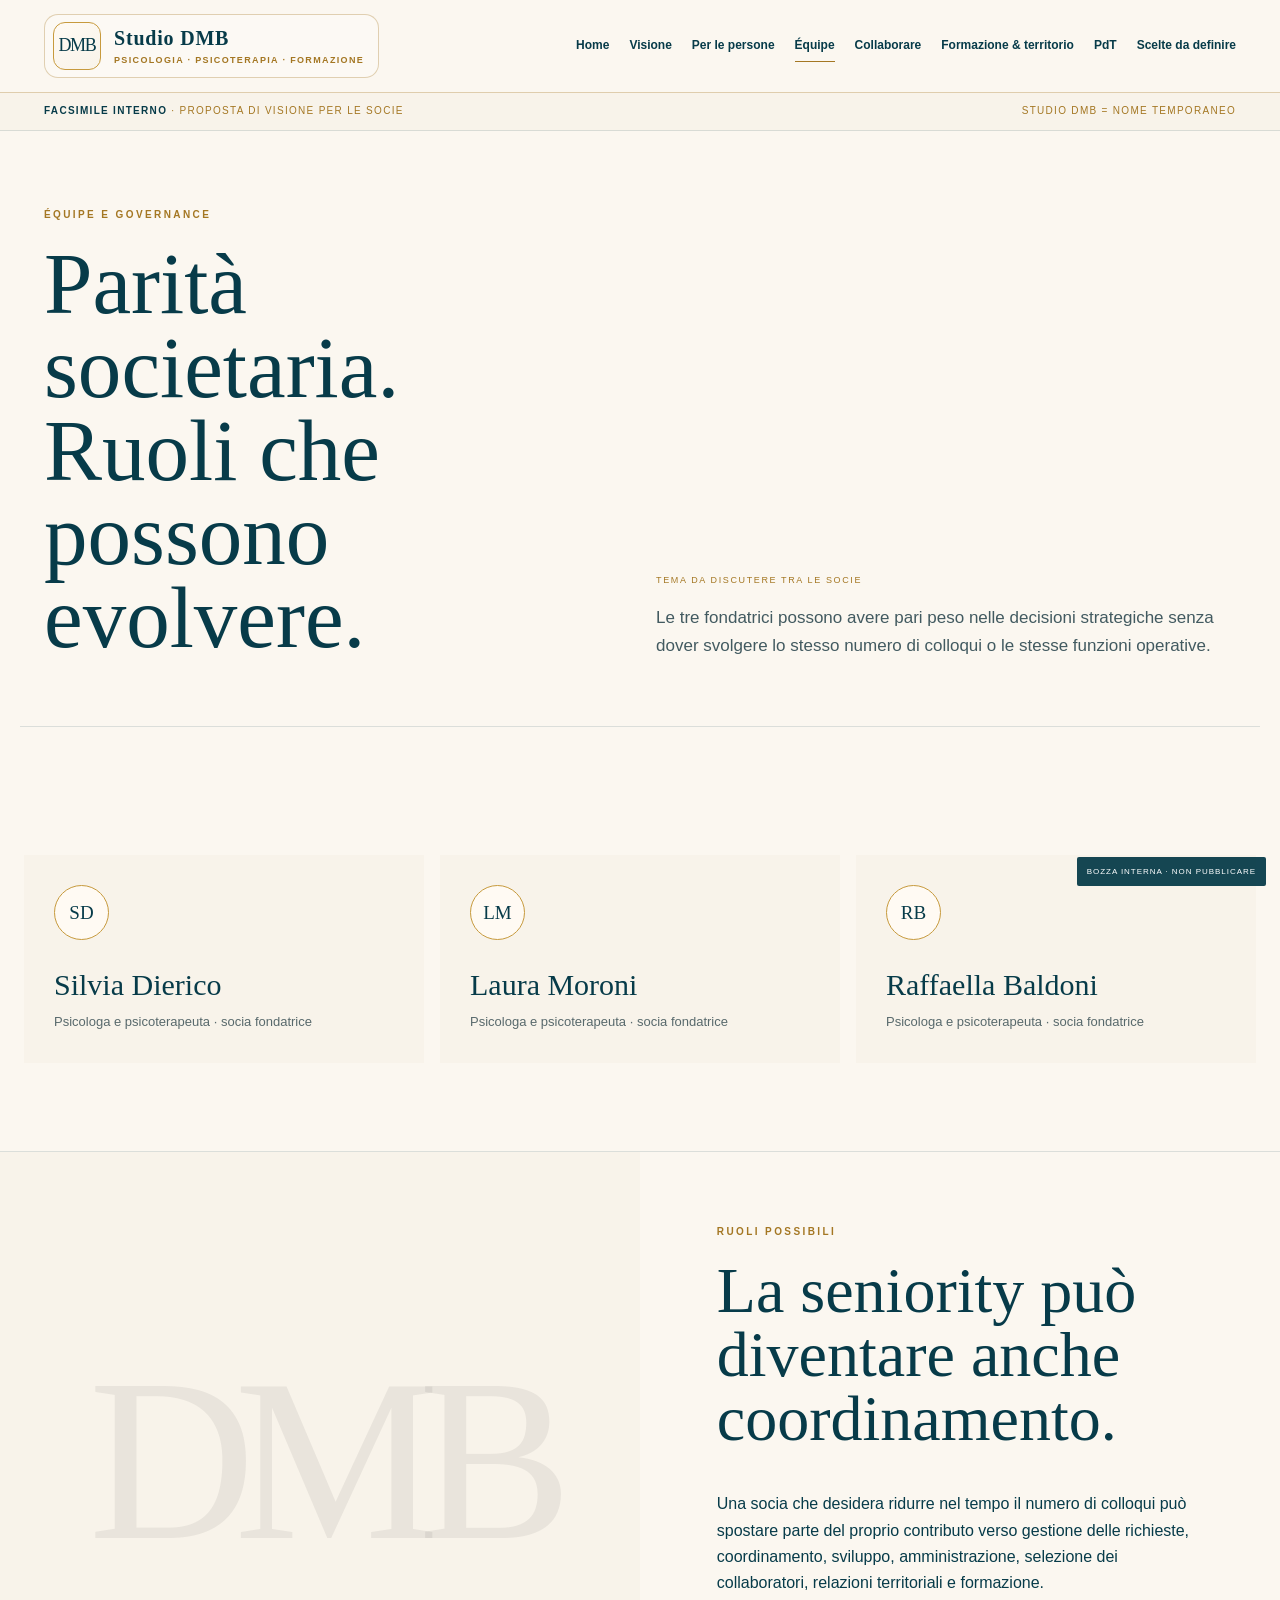
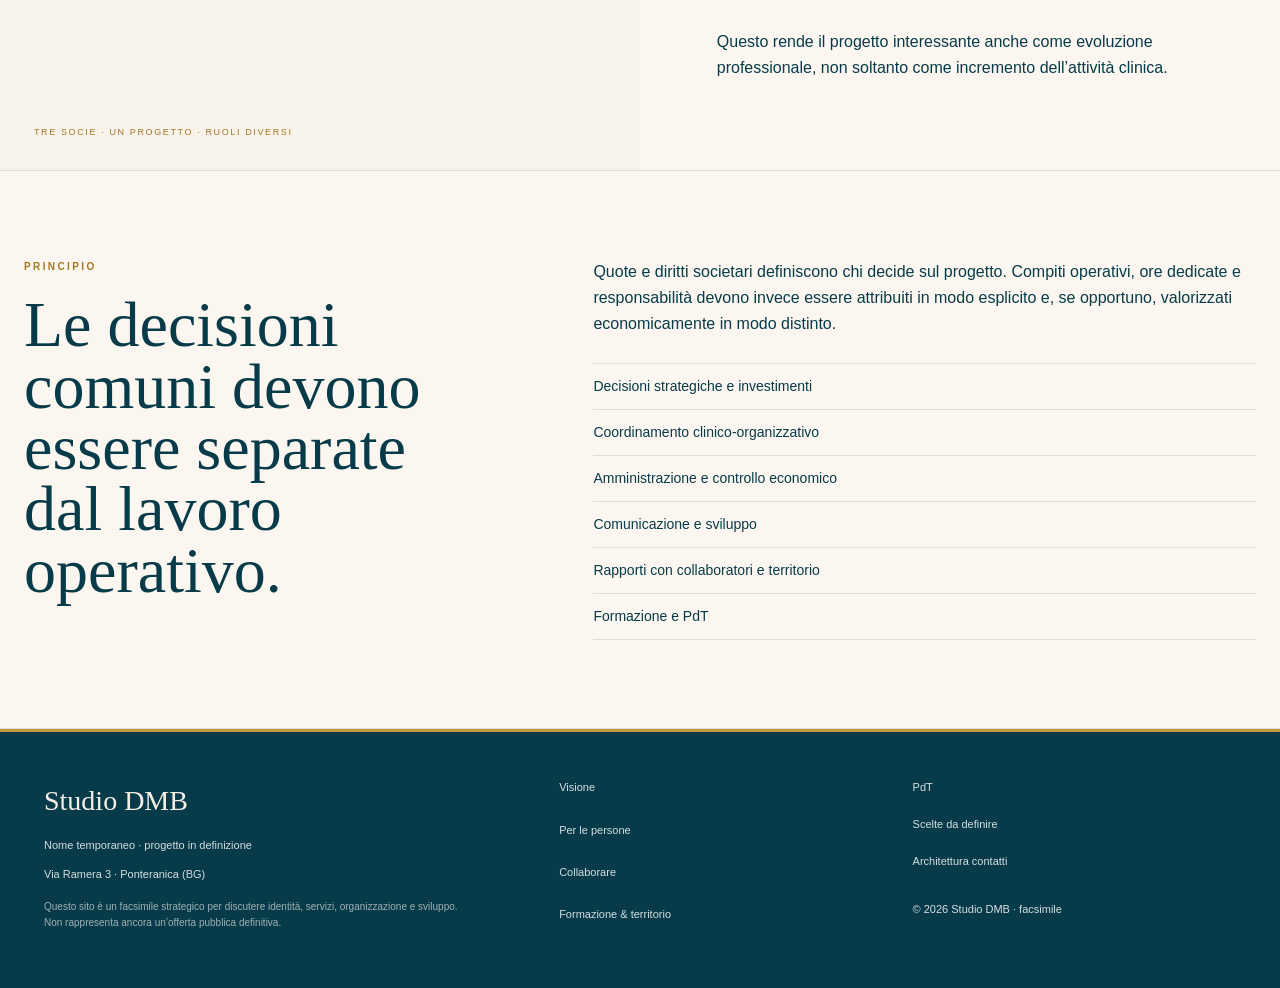
<file: equipe.html>
<!doctype html><html lang="it"><head><meta charset="utf-8"><meta name="viewport" content="width=device-width,initial-scale=1"><title>Équipe e governance — Studio DMB</title><meta name="description" content="Socie fondatrici, ruoli e governance del progetto Studio DMB."><link rel="icon" href="assets/favicon.svg" type="image/svg+xml"><link rel="stylesheet" href="style.css"></head><body><a class="skip-link" href="#main">Vai al contenuto</a>
<header class="site-header"><div class="header-inner">
<a class="brand" href="index.html"><span class="brand-mark">DMB</span><span class="brand-copy"><strong>Studio DMB</strong><small>Psicologia · Psicoterapia · Formazione</small></span></a>
<button class="menu-toggle" aria-expanded="false" aria-controls="nav">Menu</button>
<nav id="nav" class="main-nav"><a href="index.html">Home</a><a href="visione.html">Visione</a><a href="psicoterapia.html">Per le persone</a><a aria-current="page" href="equipe.html">Équipe</a><a href="collaborare.html">Collaborare</a><a href="formazione-progetti.html">Formazione & territorio</a><a href="pdt.html">PdT</a><a href="decisioni.html">Scelte da definire</a></nav>
</div></header>
<div class="internal-ribbon"><div class="inner"><span><b>Facsimile interno</b> · proposta di visione per le socie</span><span>Studio DMB = nome temporaneo</span></div></div><main id="main"><section class="page-hero"><div><p class="eyebrow">ÉQUIPE E GOVERNANCE</p><h1>Parità societaria. Ruoli che possono evolvere.</h1></div><p class="intro"><span class="internal-label">Tema da discutere tra le socie</span>Le tre fondatrici possono avere pari peso nelle decisioni strategiche senza dover svolgere lo stesso numero di colloqui o le stesse funzioni operative.</p></section><div class="section-rule"></div>
<section class="section"><div class="section-inner"><div class="founder-grid"><article class="founder"><div class="founder-badge">SD</div><h3>Silvia Dierico</h3><p>Psicologa e psicoterapeuta · socia fondatrice</p></article><article class="founder"><div class="founder-badge">LM</div><h3>Laura Moroni</h3><p>Psicologa e psicoterapeuta · socia fondatrice</p></article><article class="founder"><div class="founder-badge">RB</div><h3>Raffaella Baldoni</h3><p>Psicologa e psicoterapeuta · socia fondatrice</p></article></div></div></section>
<section class="typographic-split"><div class="visual"><span class="caption">Tre socie · un progetto · ruoli diversi</span></div><div class="copy"><p class="eyebrow">RUOLI POSSIBILI</p><h2>La seniority può diventare anche coordinamento.</h2><p>Una socia che desidera ridurre nel tempo il numero di colloqui può spostare parte del proprio contributo verso gestione delle richieste, coordinamento, sviluppo, amministrazione, selezione dei collaboratori, relazioni territoriali e formazione.</p><p>Questo rende il progetto interessante anche come evoluzione professionale, non soltanto come incremento dell’attività clinica.</p></div></section>
<section class="section"><div class="section-inner section-grid"><div><p class="eyebrow">PRINCIPIO</p><h2 class="section-title">Le decisioni comuni devono essere separate dal lavoro operativo.</h2></div><div class="section-copy"><p>Quote e diritti societari definiscono chi decide sul progetto. Compiti operativi, ore dedicate e responsabilità devono invece essere attribuiti in modo esplicito e, se opportuno, valorizzati economicamente in modo distinto.</p><ul class="clean-list"><li>Decisioni strategiche e investimenti</li><li>Coordinamento clinico-organizzativo</li><li>Amministrazione e controllo economico</li><li>Comunicazione e sviluppo</li><li>Rapporti con collaboratori e territorio</li><li>Formazione e PdT</li></ul></div></div></section></main><footer class="site-footer"><div class="footer-inner"><div><div class="footer-brand">Studio DMB</div><p>Nome temporaneo · progetto in definizione</p><p>Via Ramera 3 · Ponteranica (BG)</p><p class="footer-note">Questo sito è un facsimile strategico per discutere identità, servizi, organizzazione e sviluppo. Non rappresenta ancora un’offerta pubblica definitiva.</p></div><div class="footer-nav"><a href="visione.html">Visione</a><a href="psicoterapia.html">Per le persone</a><a href="collaborare.html">Collaborare</a><a href="formazione-progetti.html">Formazione & territorio</a></div><div class="footer-nav"><a href="pdt.html">PdT</a><a href="decisioni.html">Scelte da definire</a><a href="contatti.html">Architettura contatti</a><p>© 2026 Studio DMB · facsimile</p></div></div></footer><div class="demo-note">Bozza interna · non pubblicare</div><script src="script.js"></script></body></html>
</file>
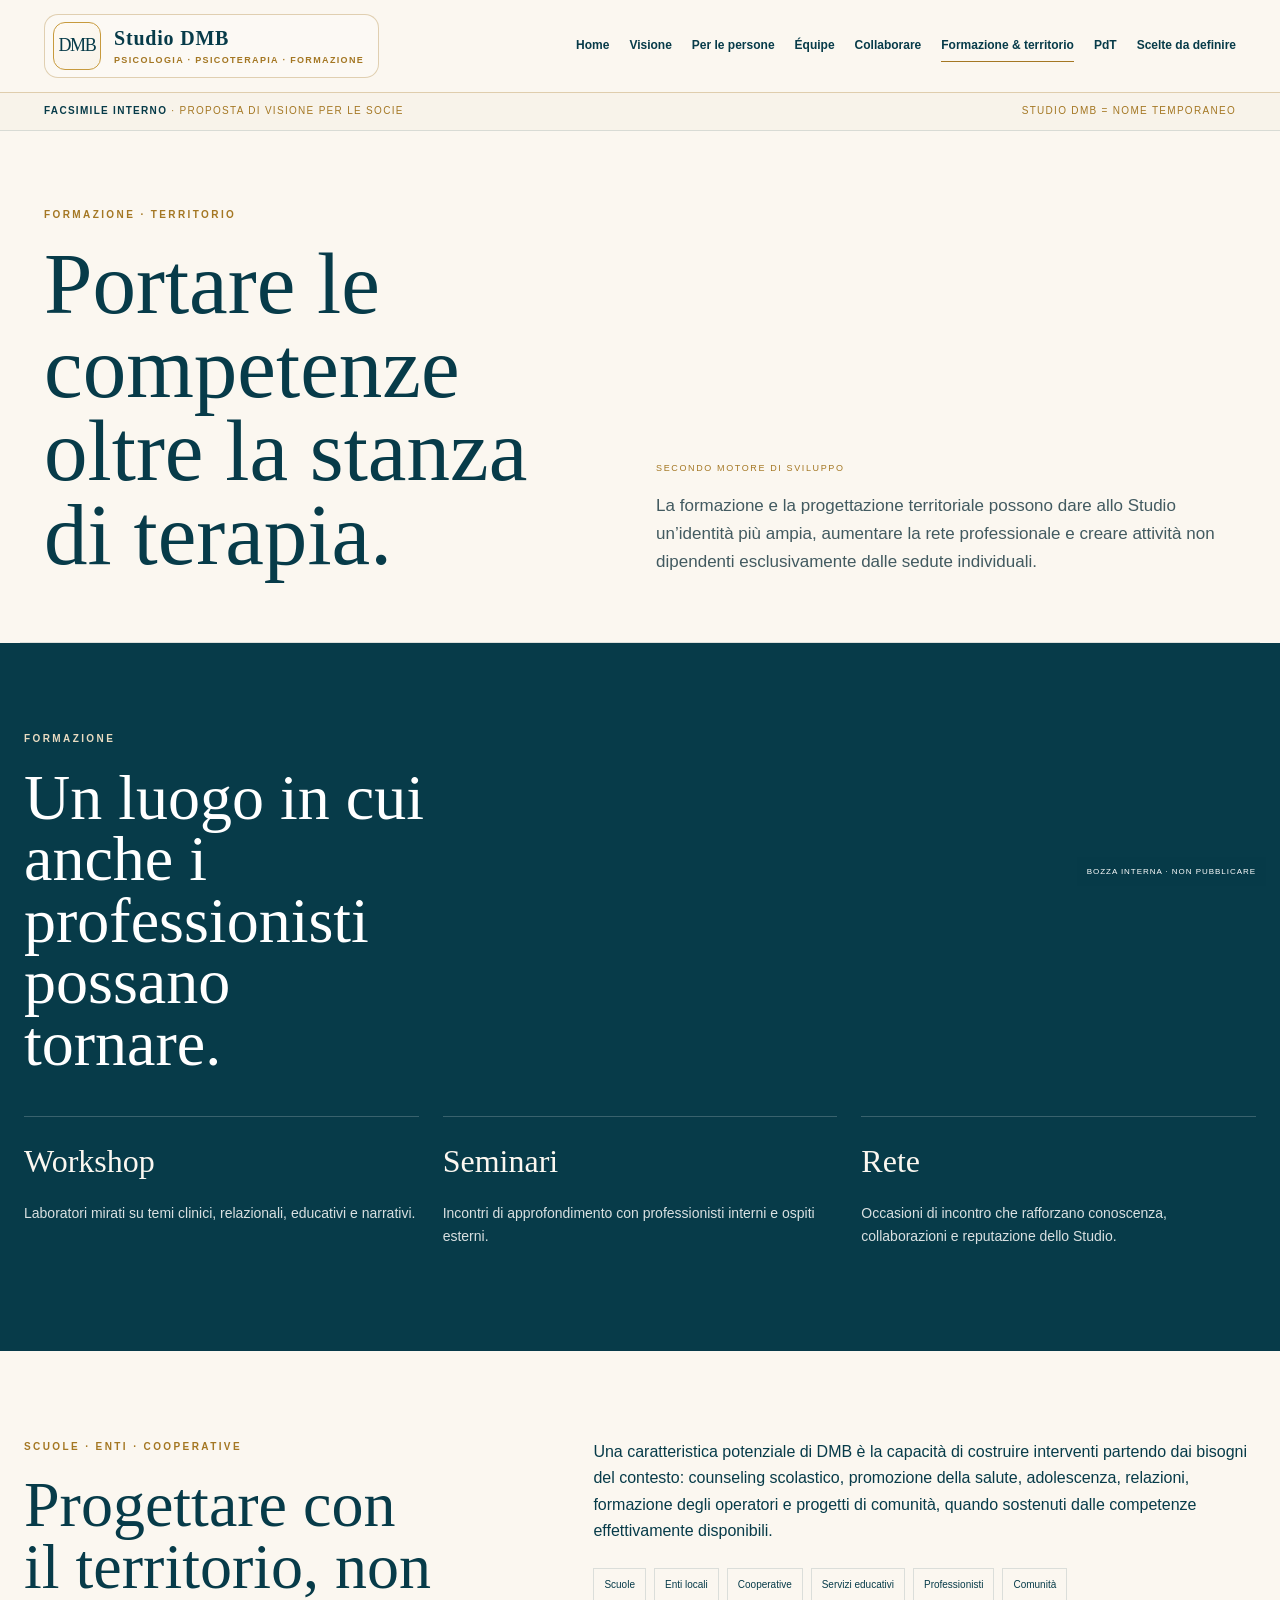
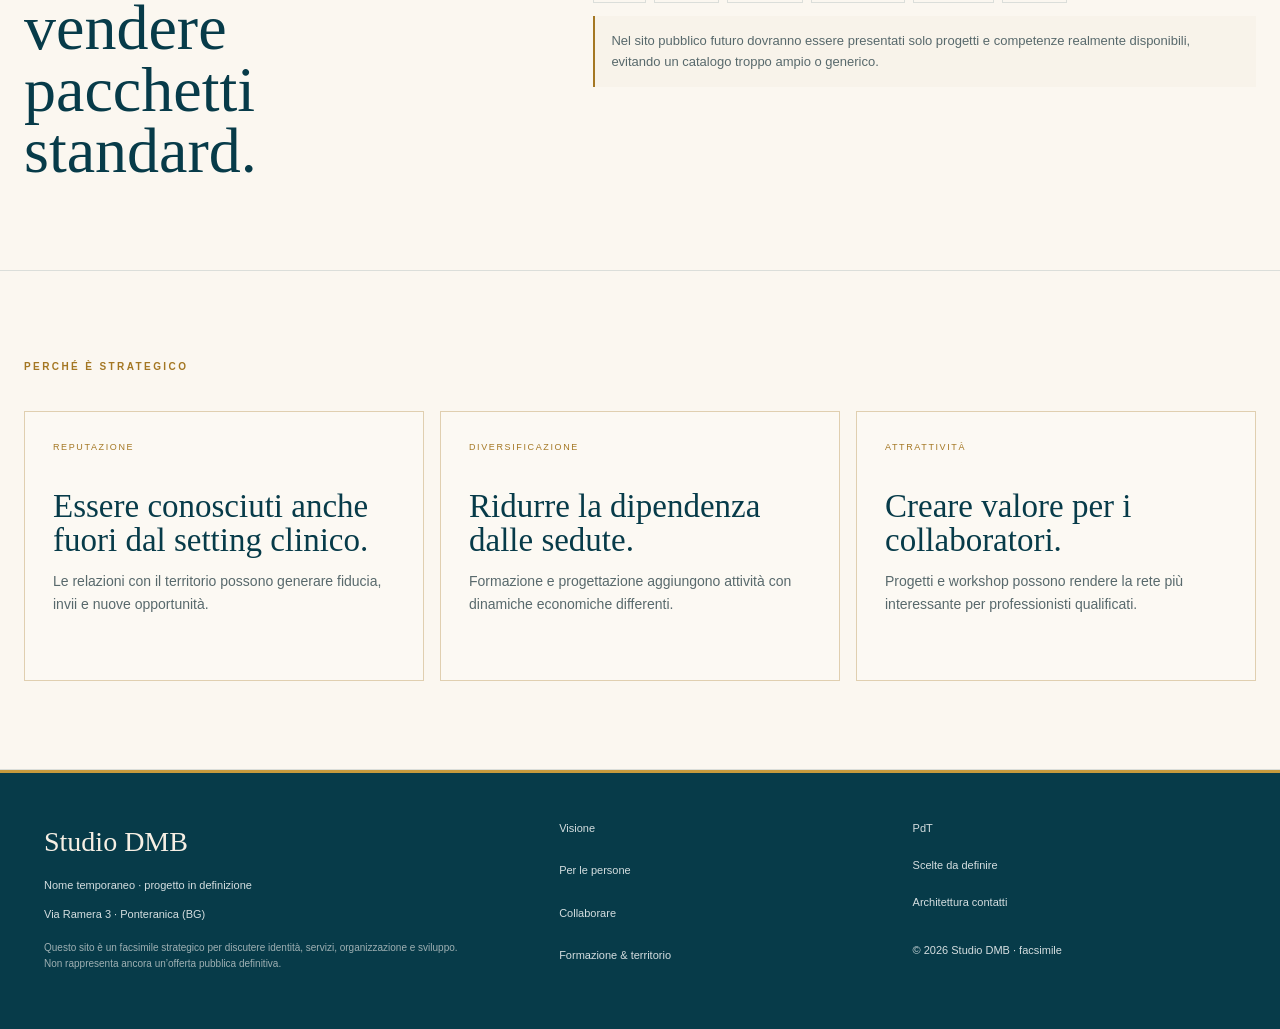
<file: formazione-progetti.html>
<!doctype html><html lang="it"><head><meta charset="utf-8"><meta name="viewport" content="width=device-width,initial-scale=1"><title>Formazione e territorio — Studio DMB</title><meta name="description" content="Formazione, partnership e progetti territoriali del progetto Studio DMB."><link rel="icon" href="assets/favicon.svg" type="image/svg+xml"><link rel="stylesheet" href="style.css"></head><body><a class="skip-link" href="#main">Vai al contenuto</a>
<header class="site-header"><div class="header-inner">
<a class="brand" href="index.html"><span class="brand-mark">DMB</span><span class="brand-copy"><strong>Studio DMB</strong><small>Psicologia · Psicoterapia · Formazione</small></span></a>
<button class="menu-toggle" aria-expanded="false" aria-controls="nav">Menu</button>
<nav id="nav" class="main-nav"><a href="index.html">Home</a><a href="visione.html">Visione</a><a href="psicoterapia.html">Per le persone</a><a href="equipe.html">Équipe</a><a href="collaborare.html">Collaborare</a><a aria-current="page" href="formazione-progetti.html">Formazione & territorio</a><a href="pdt.html">PdT</a><a href="decisioni.html">Scelte da definire</a></nav>
</div></header>
<div class="internal-ribbon"><div class="inner"><span><b>Facsimile interno</b> · proposta di visione per le socie</span><span>Studio DMB = nome temporaneo</span></div></div><main id="main"><section class="page-hero"><div><p class="eyebrow">FORMAZIONE · TERRITORIO</p><h1>Portare le competenze oltre la stanza di terapia.</h1></div><p class="intro"><span class="internal-label">Secondo motore di sviluppo</span>La formazione e la progettazione territoriale possono dare allo Studio un’identità più ampia, aumentare la rete professionale e creare attività non dipendenti esclusivamente dalle sedute individuali.</p></section><div class="section-rule"></div>
<section class="section dark-section"><div class="section-inner"><p class="eyebrow">FORMAZIONE</p><h2 class="section-title">Un luogo in cui anche i professionisti possano tornare.</h2><div class="dark-grid"><article class="dark-card"><h3>Workshop</h3><p>Laboratori mirati su temi clinici, relazionali, educativi e narrativi.</p></article><article class="dark-card"><h3>Seminari</h3><p>Incontri di approfondimento con professionisti interni e ospiti esterni.</p></article><article class="dark-card"><h3>Rete</h3><p>Occasioni di incontro che rafforzano conoscenza, collaborazioni e reputazione dello Studio.</p></article></div></div></section>
<section class="section"><div class="section-inner section-grid"><div><p class="eyebrow">SCUOLE · ENTI · COOPERATIVE</p><h2 class="section-title">Progettare con il territorio, non vendere pacchetti standard.</h2></div><div class="section-copy"><p>Una caratteristica potenziale di DMB è la capacità di costruire interventi partendo dai bisogni del contesto: counseling scolastico, promozione della salute, adolescenza, relazioni, formazione degli operatori e progetti di comunità, quando sostenuti dalle competenze effettivamente disponibili.</p><div class="tag-row"><span class="tag">Scuole</span><span class="tag">Enti locali</span><span class="tag">Cooperative</span><span class="tag">Servizi educativi</span><span class="tag">Professionisti</span><span class="tag">Comunità</span></div><p class="small-note">Nel sito pubblico futuro dovranno essere presentati solo progetti e competenze realmente disponibili, evitando un catalogo troppo ampio o generico.</p></div></div></section>
<section class="section"><div class="section-inner"><p class="eyebrow">PERCHÉ È STRATEGICO</p><div class="concept-grid"><article class="concept-card"><span class="meta">REPUTAZIONE</span><h3>Essere conosciuti anche fuori dal setting clinico.</h3><p>Le relazioni con il territorio possono generare fiducia, invii e nuove opportunità.</p></article><article class="concept-card"><span class="meta">DIVERSIFICAZIONE</span><h3>Ridurre la dipendenza dalle sedute.</h3><p>Formazione e progettazione aggiungono attività con dinamiche economiche differenti.</p></article><article class="concept-card"><span class="meta">ATTRATTIVITÀ</span><h3>Creare valore per i collaboratori.</h3><p>Progetti e workshop possono rendere la rete più interessante per professionisti qualificati.</p></article></div></div></section></main><footer class="site-footer"><div class="footer-inner"><div><div class="footer-brand">Studio DMB</div><p>Nome temporaneo · progetto in definizione</p><p>Via Ramera 3 · Ponteranica (BG)</p><p class="footer-note">Questo sito è un facsimile strategico per discutere identità, servizi, organizzazione e sviluppo. Non rappresenta ancora un’offerta pubblica definitiva.</p></div><div class="footer-nav"><a href="visione.html">Visione</a><a href="psicoterapia.html">Per le persone</a><a href="collaborare.html">Collaborare</a><a href="formazione-progetti.html">Formazione & territorio</a></div><div class="footer-nav"><a href="pdt.html">PdT</a><a href="decisioni.html">Scelte da definire</a><a href="contatti.html">Architettura contatti</a><p>© 2026 Studio DMB · facsimile</p></div></div></footer><div class="demo-note">Bozza interna · non pubblicare</div><script src="script.js"></script></body></html>
</file>
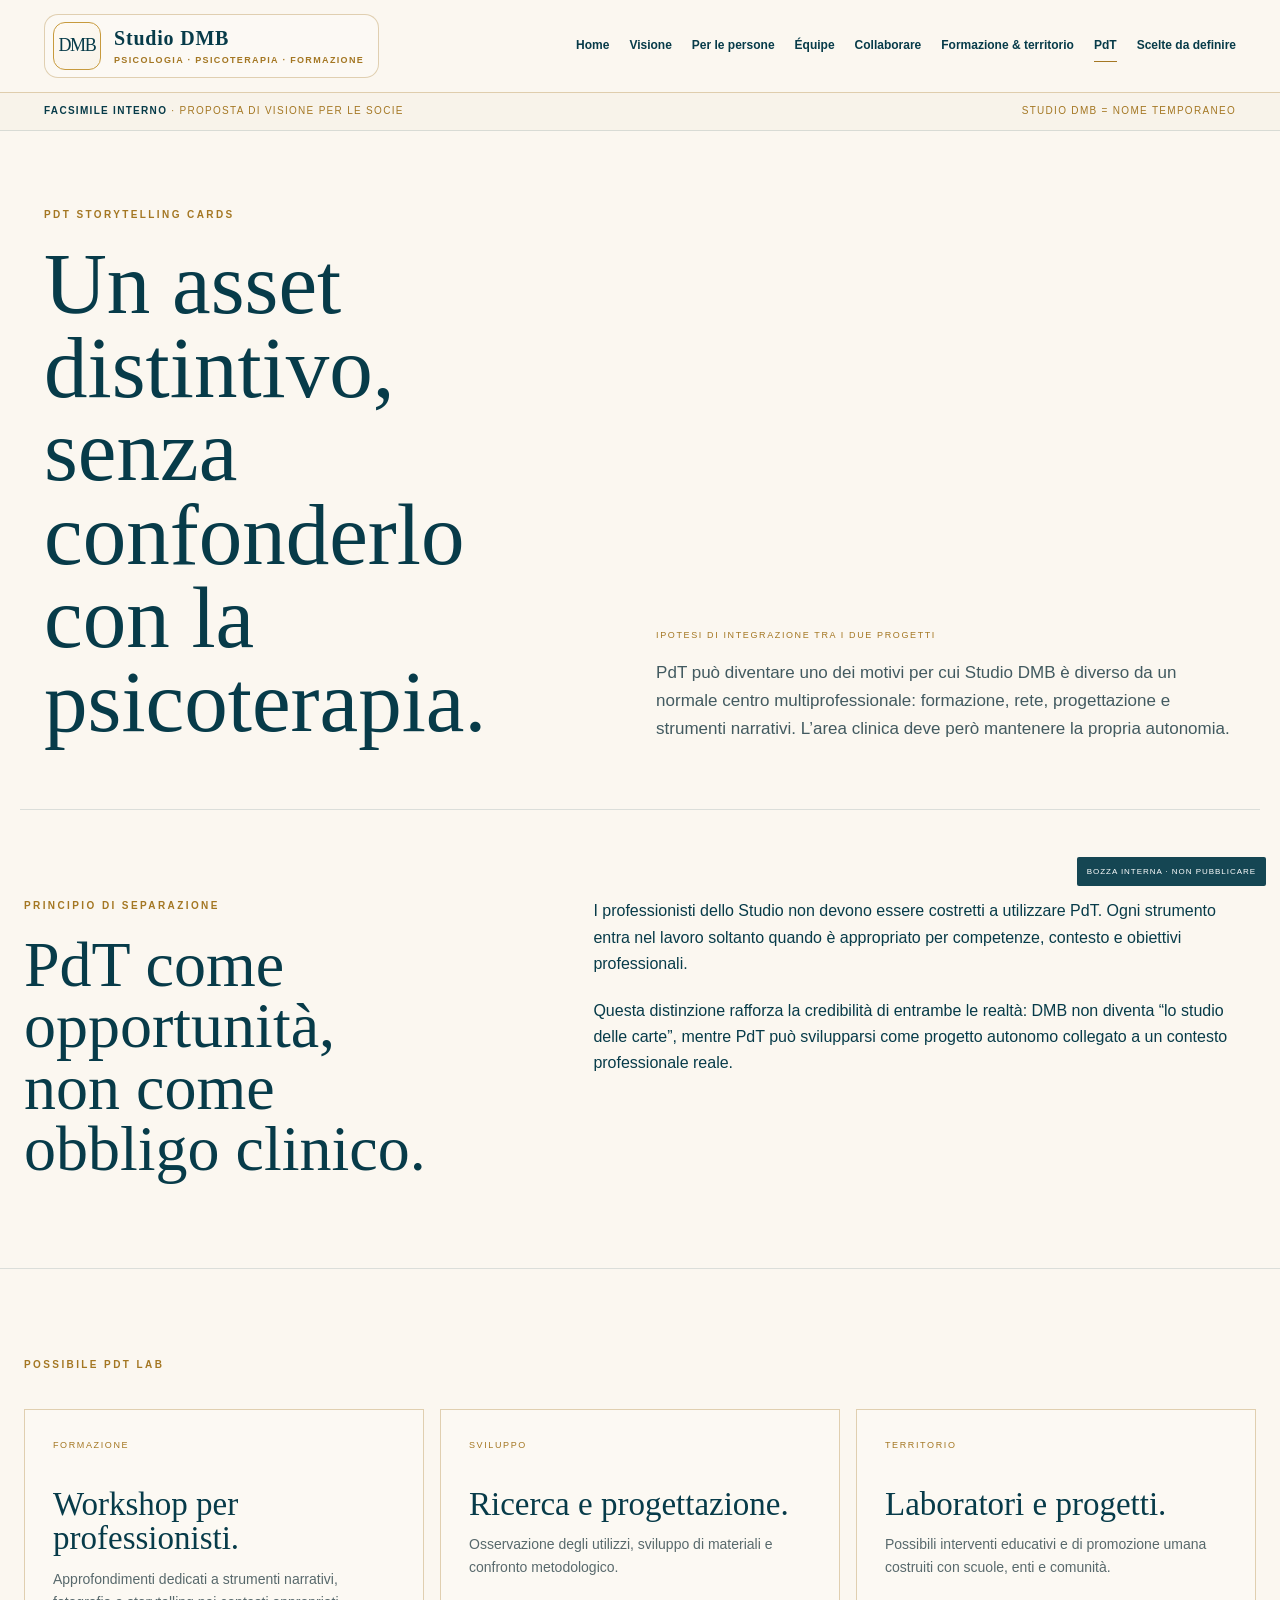
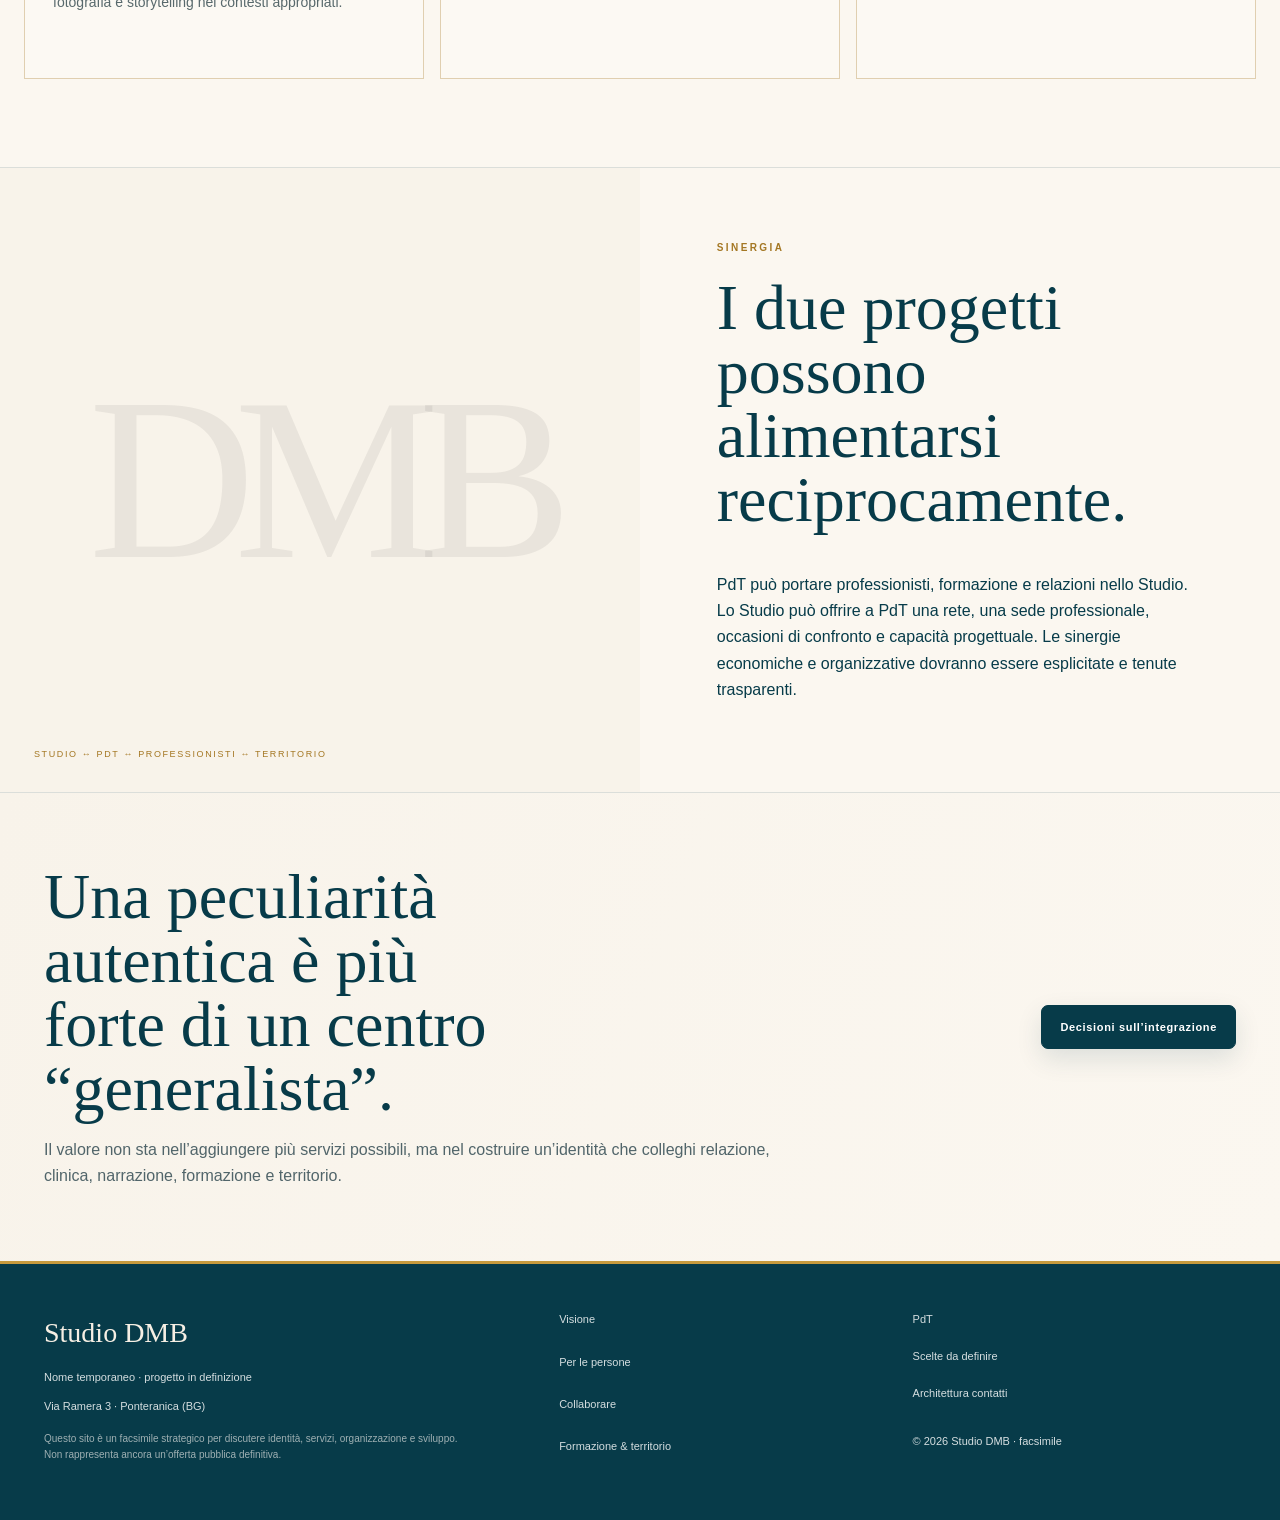
<file: pdt.html>
<!doctype html><html lang="it"><head><meta charset="utf-8"><meta name="viewport" content="width=device-width,initial-scale=1"><title>PdT e Studio DMB</title><meta name="description" content="Ipotesi di integrazione tra Studio DMB e PdT Storytelling Cards."><link rel="icon" href="assets/favicon.svg" type="image/svg+xml"><link rel="stylesheet" href="style.css"></head><body><a class="skip-link" href="#main">Vai al contenuto</a>
<header class="site-header"><div class="header-inner">
<a class="brand" href="index.html"><span class="brand-mark">DMB</span><span class="brand-copy"><strong>Studio DMB</strong><small>Psicologia · Psicoterapia · Formazione</small></span></a>
<button class="menu-toggle" aria-expanded="false" aria-controls="nav">Menu</button>
<nav id="nav" class="main-nav"><a href="index.html">Home</a><a href="visione.html">Visione</a><a href="psicoterapia.html">Per le persone</a><a href="equipe.html">Équipe</a><a href="collaborare.html">Collaborare</a><a href="formazione-progetti.html">Formazione & territorio</a><a aria-current="page" href="pdt.html">PdT</a><a href="decisioni.html">Scelte da definire</a></nav>
</div></header>
<div class="internal-ribbon"><div class="inner"><span><b>Facsimile interno</b> · proposta di visione per le socie</span><span>Studio DMB = nome temporaneo</span></div></div><main id="main"><section class="page-hero"><div><p class="eyebrow">PDT STORYTELLING CARDS</p><h1>Un asset distintivo, senza confonderlo con la psicoterapia.</h1></div><p class="intro"><span class="internal-label">Ipotesi di integrazione tra i due progetti</span>PdT può diventare uno dei motivi per cui Studio DMB è diverso da un normale centro multiprofessionale: formazione, rete, progettazione e strumenti narrativi. L’area clinica deve però mantenere la propria autonomia.</p></section><div class="section-rule"></div>
<section class="section"><div class="section-inner section-grid"><div><p class="eyebrow">PRINCIPIO DI SEPARAZIONE</p><h2 class="section-title">PdT come opportunità, non come obbligo clinico.</h2></div><div class="section-copy"><p>I professionisti dello Studio non devono essere costretti a utilizzare PdT. Ogni strumento entra nel lavoro soltanto quando è appropriato per competenze, contesto e obiettivi professionali.</p><p>Questa distinzione rafforza la credibilità di entrambe le realtà: DMB non diventa “lo studio delle carte”, mentre PdT può svilupparsi come progetto autonomo collegato a un contesto professionale reale.</p></div></div></section>
<section class="section"><div class="section-inner"><p class="eyebrow">POSSIBILE PDT LAB</p><div class="concept-grid"><article class="concept-card"><span class="meta">FORMAZIONE</span><h3>Workshop per professionisti.</h3><p>Approfondimenti dedicati a strumenti narrativi, fotografia e storytelling nei contesti appropriati.</p></article><article class="concept-card"><span class="meta">SVILUPPO</span><h3>Ricerca e progettazione.</h3><p>Osservazione degli utilizzi, sviluppo di materiali e confronto metodologico.</p></article><article class="concept-card"><span class="meta">TERRITORIO</span><h3>Laboratori e progetti.</h3><p>Possibili interventi educativi e di promozione umana costruiti con scuole, enti e comunità.</p></article></div></div></section>
<section class="typographic-split"><div class="visual"><span class="caption">Studio ↔ PdT ↔ Professionisti ↔ Territorio</span></div><div class="copy"><p class="eyebrow">SINERGIA</p><h2>I due progetti possono alimentarsi reciprocamente.</h2><p>PdT può portare professionisti, formazione e relazioni nello Studio. Lo Studio può offrire a PdT una rete, una sede professionale, occasioni di confronto e capacità progettuale. Le sinergie economiche e organizzative dovranno essere esplicitate e tenute trasparenti.</p></div></section>
<section class="callout"><div class="callout-inner"><div><h2>Una peculiarità autentica è più forte di un centro “generalista”.</h2><p>Il valore non sta nell’aggiungere più servizi possibili, ma nel costruire un’identità che colleghi relazione, clinica, narrazione, formazione e territorio.</p></div><a class="button primary" href="decisioni.html">Decisioni sull’integrazione</a></div></section></main><footer class="site-footer"><div class="footer-inner"><div><div class="footer-brand">Studio DMB</div><p>Nome temporaneo · progetto in definizione</p><p>Via Ramera 3 · Ponteranica (BG)</p><p class="footer-note">Questo sito è un facsimile strategico per discutere identità, servizi, organizzazione e sviluppo. Non rappresenta ancora un’offerta pubblica definitiva.</p></div><div class="footer-nav"><a href="visione.html">Visione</a><a href="psicoterapia.html">Per le persone</a><a href="collaborare.html">Collaborare</a><a href="formazione-progetti.html">Formazione & territorio</a></div><div class="footer-nav"><a href="pdt.html">PdT</a><a href="decisioni.html">Scelte da definire</a><a href="contatti.html">Architettura contatti</a><p>© 2026 Studio DMB · facsimile</p></div></div></footer><div class="demo-note">Bozza interna · non pubblicare</div><script src="script.js"></script></body></html>
</file>
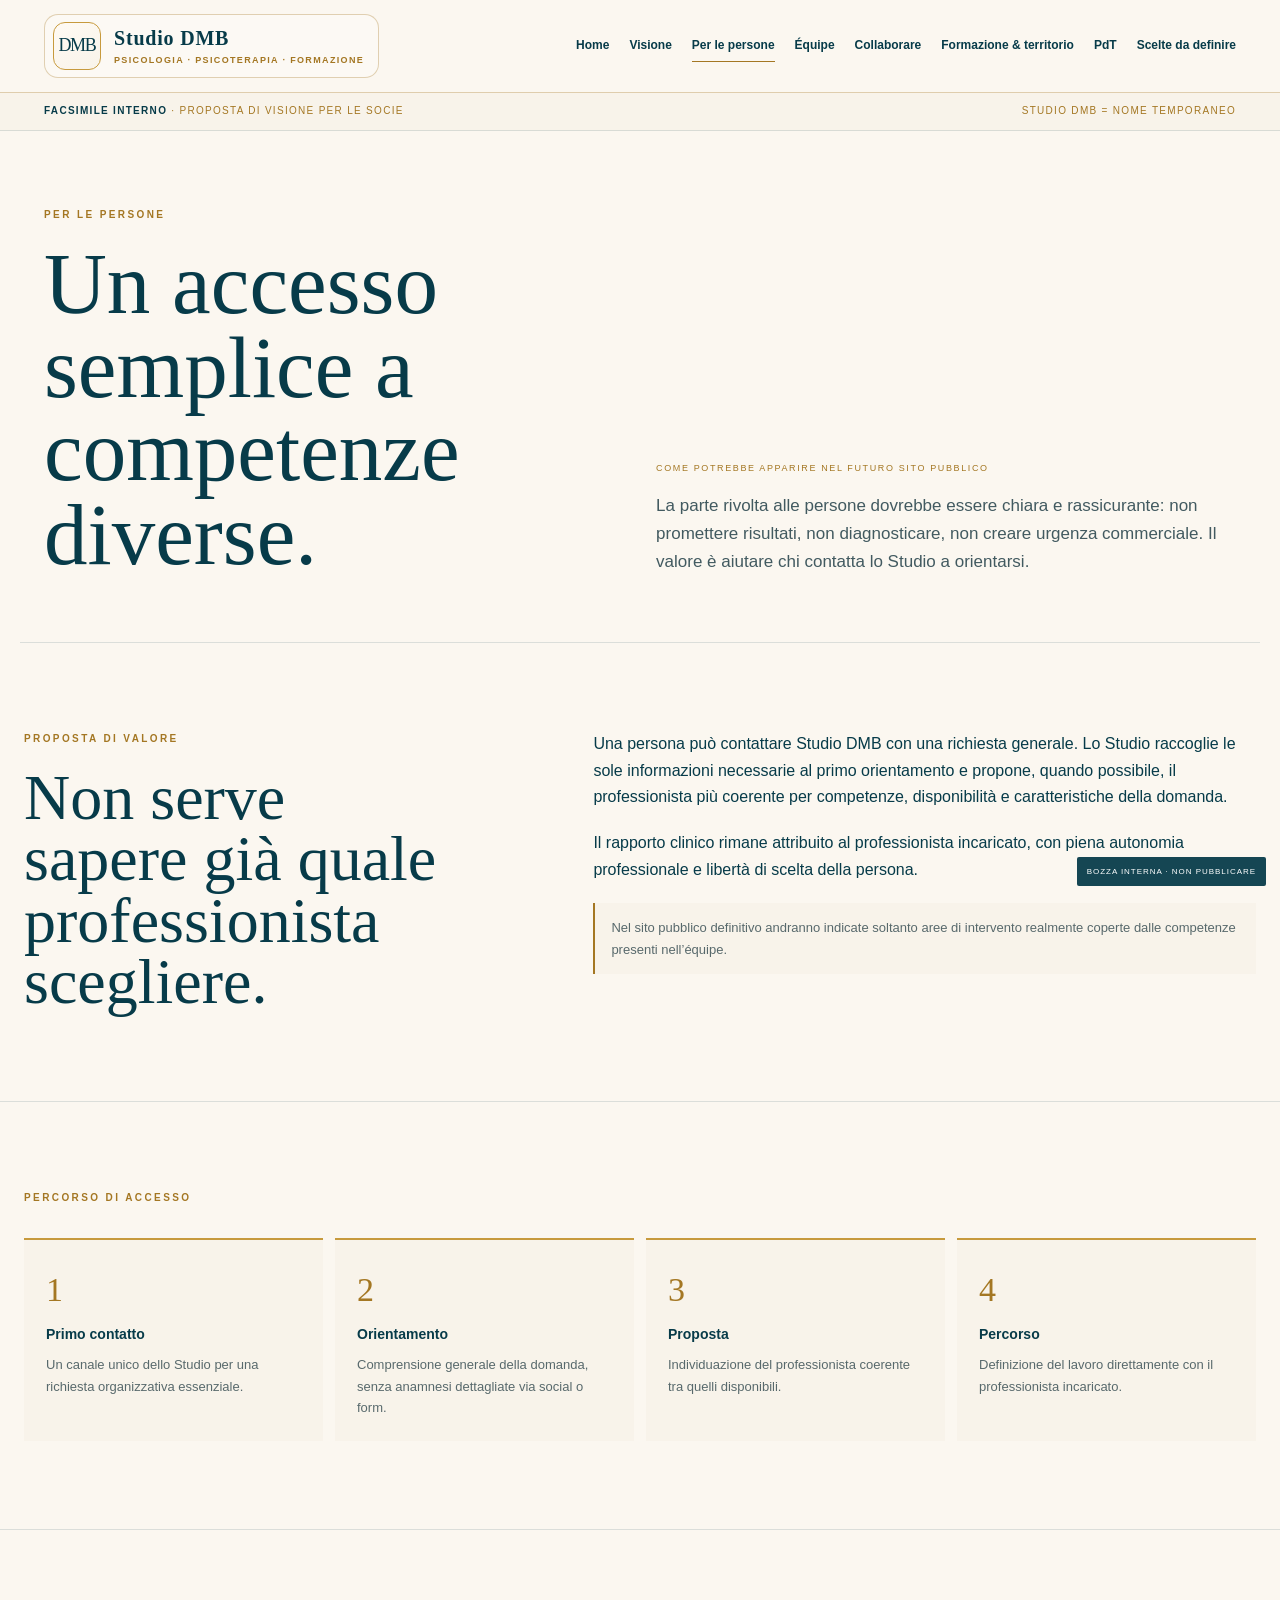
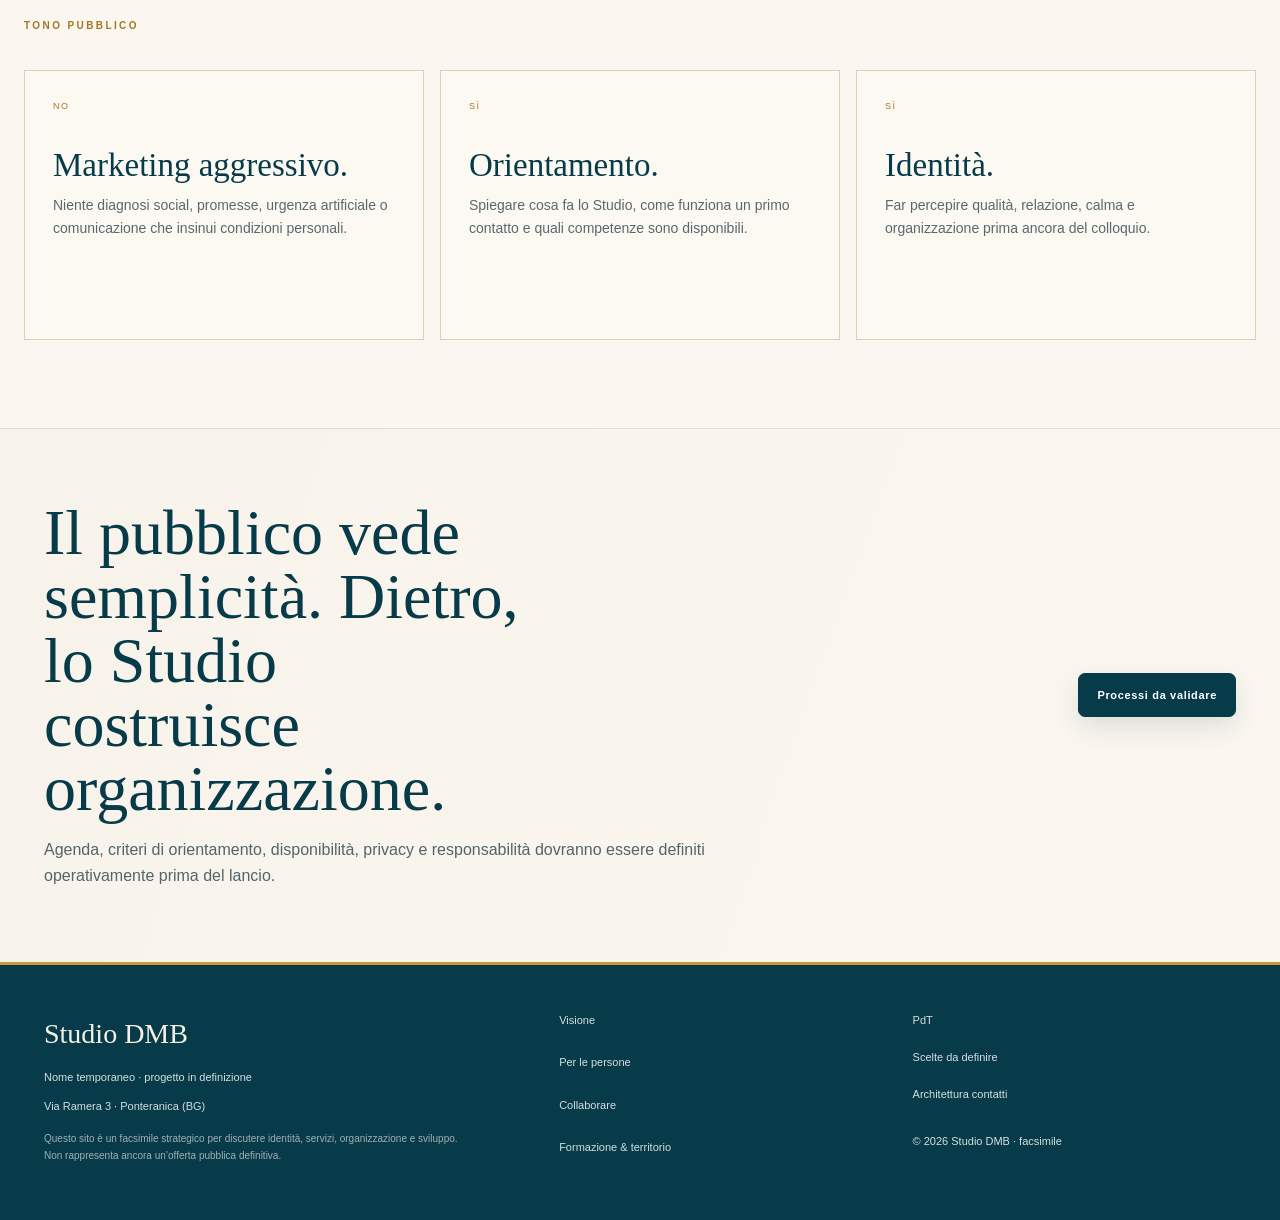
<file: psicoterapia.html>
<!doctype html><html lang="it"><head><meta charset="utf-8"><meta name="viewport" content="width=device-width,initial-scale=1"><title>Per le persone — Studio DMB</title><meta name="description" content="Ipotesi dell’area rivolta alle persone nel futuro Studio DMB."><link rel="icon" href="assets/favicon.svg" type="image/svg+xml"><link rel="stylesheet" href="style.css"></head><body><a class="skip-link" href="#main">Vai al contenuto</a>
<header class="site-header"><div class="header-inner">
<a class="brand" href="index.html"><span class="brand-mark">DMB</span><span class="brand-copy"><strong>Studio DMB</strong><small>Psicologia · Psicoterapia · Formazione</small></span></a>
<button class="menu-toggle" aria-expanded="false" aria-controls="nav">Menu</button>
<nav id="nav" class="main-nav"><a href="index.html">Home</a><a href="visione.html">Visione</a><a aria-current="page" href="psicoterapia.html">Per le persone</a><a href="equipe.html">Équipe</a><a href="collaborare.html">Collaborare</a><a href="formazione-progetti.html">Formazione & territorio</a><a href="pdt.html">PdT</a><a href="decisioni.html">Scelte da definire</a></nav>
</div></header>
<div class="internal-ribbon"><div class="inner"><span><b>Facsimile interno</b> · proposta di visione per le socie</span><span>Studio DMB = nome temporaneo</span></div></div><main id="main"><section class="page-hero"><div><p class="eyebrow">PER LE PERSONE</p><h1>Un accesso semplice a competenze diverse.</h1></div><p class="intro"><span class="internal-label">Come potrebbe apparire nel futuro sito pubblico</span>La parte rivolta alle persone dovrebbe essere chiara e rassicurante: non promettere risultati, non diagnosticare, non creare urgenza commerciale. Il valore è aiutare chi contatta lo Studio a orientarsi.</p></section><div class="section-rule"></div>
<section class="section"><div class="section-inner section-grid"><div><p class="eyebrow">PROPOSTA DI VALORE</p><h2 class="section-title">Non serve sapere già quale professionista scegliere.</h2></div><div class="section-copy"><p>Una persona può contattare Studio DMB con una richiesta generale. Lo Studio raccoglie le sole informazioni necessarie al primo orientamento e propone, quando possibile, il professionista più coerente per competenze, disponibilità e caratteristiche della domanda.</p><p>Il rapporto clinico rimane attribuito al professionista incaricato, con piena autonomia professionale e libertà di scelta della persona.</p><p class="small-note">Nel sito pubblico definitivo andranno indicate soltanto aree di intervento realmente coperte dalle competenze presenti nell’équipe.</p></div></div></section>
<section class="section"><div class="section-inner"><p class="eyebrow">PERCORSO DI ACCESSO</p><div class="pathway"><div class="step"><b>1</b><h3>Primo contatto</h3><p>Un canale unico dello Studio per una richiesta organizzativa essenziale.</p></div><div class="step"><b>2</b><h3>Orientamento</h3><p>Comprensione generale della domanda, senza anamnesi dettagliate via social o form.</p></div><div class="step"><b>3</b><h3>Proposta</h3><p>Individuazione del professionista coerente tra quelli disponibili.</p></div><div class="step"><b>4</b><h3>Percorso</h3><p>Definizione del lavoro direttamente con il professionista incaricato.</p></div></div></div></section>
<section class="section"><div class="section-inner"><p class="eyebrow">TONO PUBBLICO</p><div class="concept-grid"><article class="concept-card"><span class="meta">NO</span><h3>Marketing aggressivo.</h3><p>Niente diagnosi social, promesse, urgenza artificiale o comunicazione che insinui condizioni personali.</p></article><article class="concept-card"><span class="meta">SÌ</span><h3>Orientamento.</h3><p>Spiegare cosa fa lo Studio, come funziona un primo contatto e quali competenze sono disponibili.</p></article><article class="concept-card"><span class="meta">SÌ</span><h3>Identità.</h3><p>Far percepire qualità, relazione, calma e organizzazione prima ancora del colloquio.</p></article></div></div></section>
<section class="callout"><div class="callout-inner"><div><h2>Il pubblico vede semplicità. Dietro, lo Studio costruisce organizzazione.</h2><p>Agenda, criteri di orientamento, disponibilità, privacy e responsabilità dovranno essere definiti operativamente prima del lancio.</p></div><a class="button primary" href="decisioni.html">Processi da validare</a></div></section></main><footer class="site-footer"><div class="footer-inner"><div><div class="footer-brand">Studio DMB</div><p>Nome temporaneo · progetto in definizione</p><p>Via Ramera 3 · Ponteranica (BG)</p><p class="footer-note">Questo sito è un facsimile strategico per discutere identità, servizi, organizzazione e sviluppo. Non rappresenta ancora un’offerta pubblica definitiva.</p></div><div class="footer-nav"><a href="visione.html">Visione</a><a href="psicoterapia.html">Per le persone</a><a href="collaborare.html">Collaborare</a><a href="formazione-progetti.html">Formazione & territorio</a></div><div class="footer-nav"><a href="pdt.html">PdT</a><a href="decisioni.html">Scelte da definire</a><a href="contatti.html">Architettura contatti</a><p>© 2026 Studio DMB · facsimile</p></div></div></footer><div class="demo-note">Bozza interna · non pubblicare</div><script src="script.js"></script></body></html>
</file>
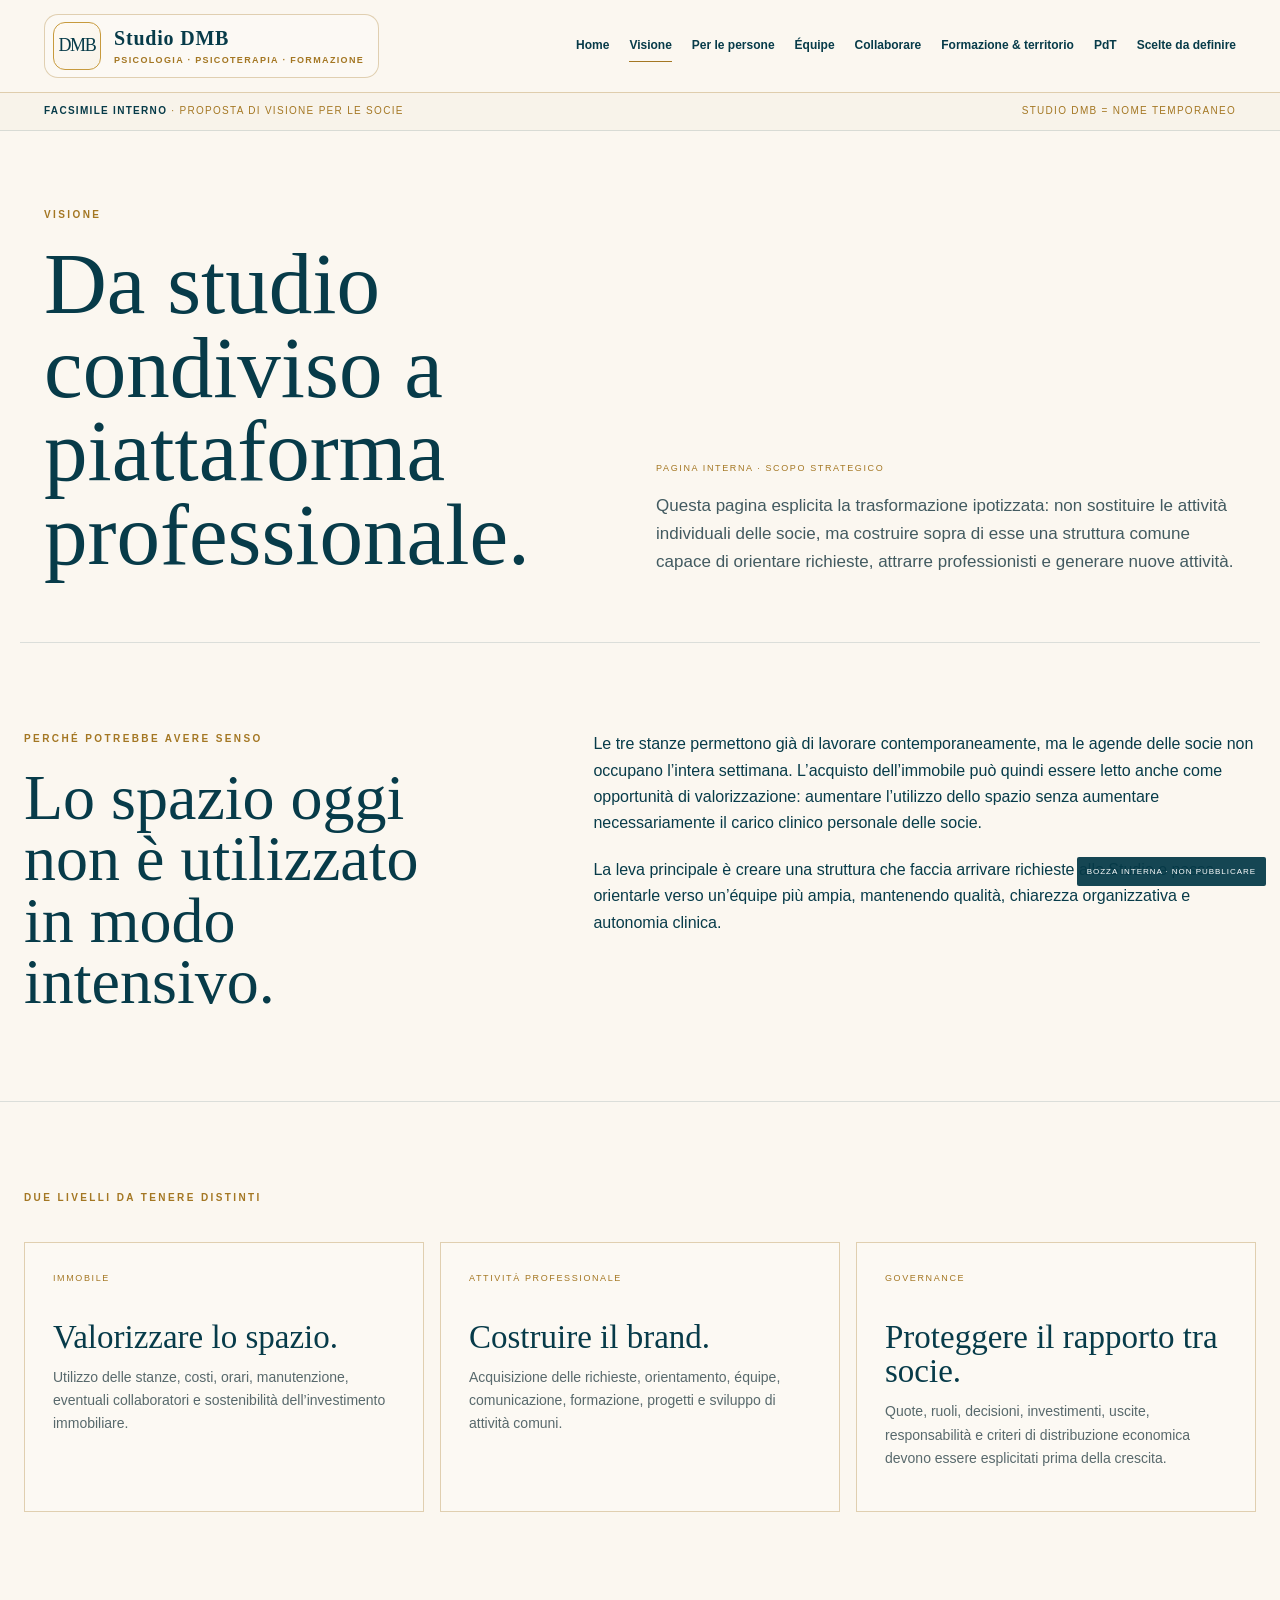
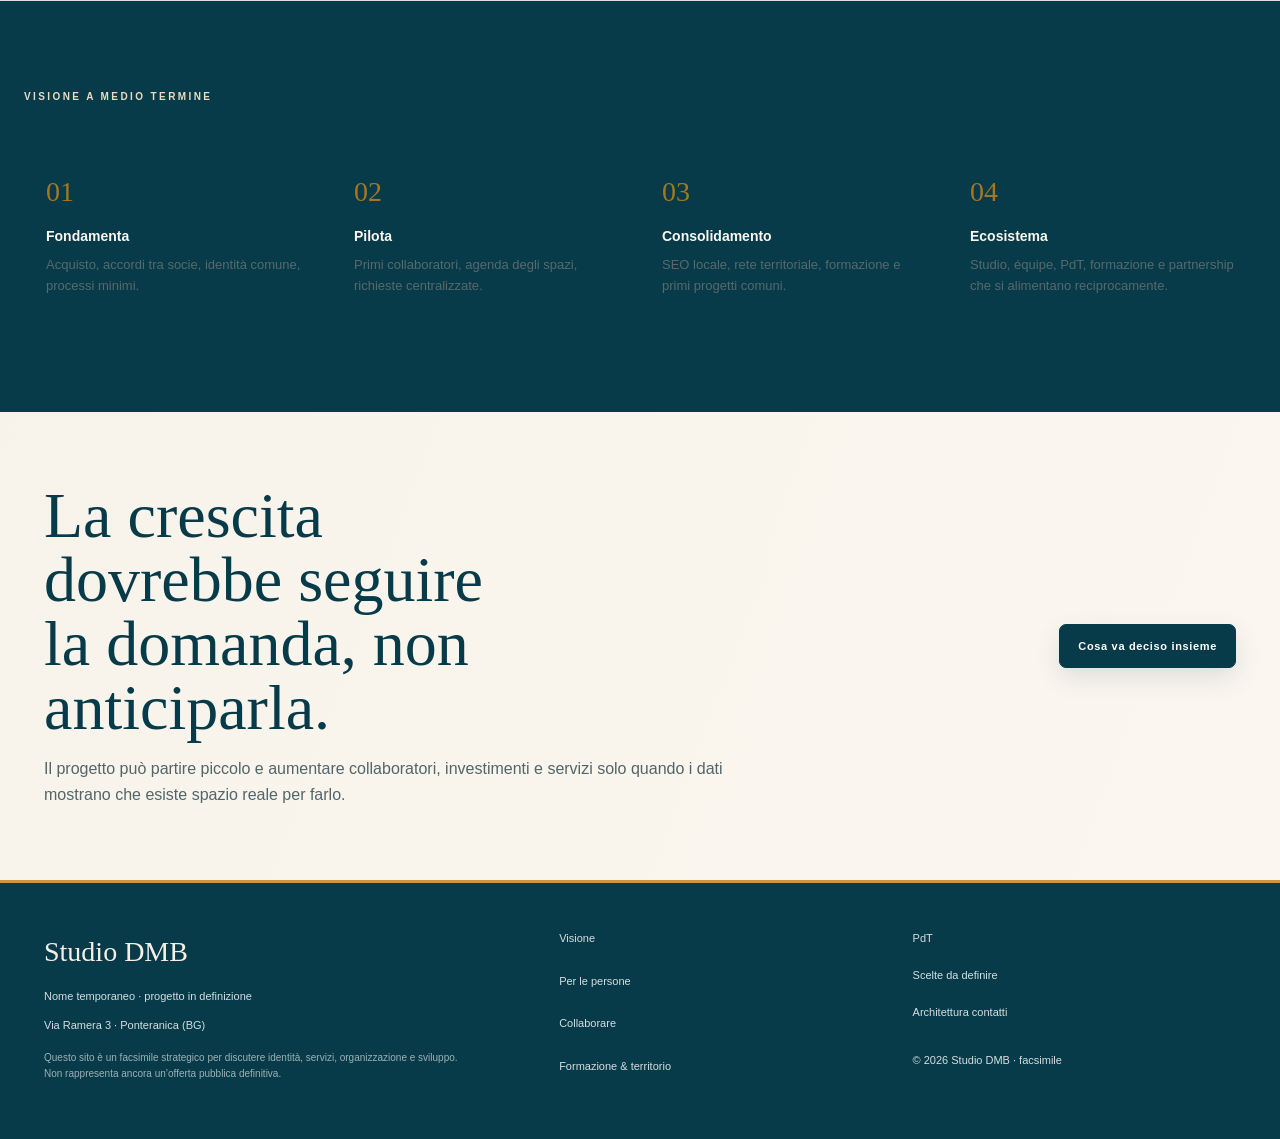
<file: visione.html>
<!doctype html><html lang="it"><head><meta charset="utf-8"><meta name="viewport" content="width=device-width,initial-scale=1"><title>Visione — Studio DMB</title><meta name="description" content="Visione strategica del progetto Studio DMB."><link rel="icon" href="assets/favicon.svg" type="image/svg+xml"><link rel="stylesheet" href="style.css"></head><body><a class="skip-link" href="#main">Vai al contenuto</a>
<header class="site-header"><div class="header-inner">
<a class="brand" href="index.html"><span class="brand-mark">DMB</span><span class="brand-copy"><strong>Studio DMB</strong><small>Psicologia · Psicoterapia · Formazione</small></span></a>
<button class="menu-toggle" aria-expanded="false" aria-controls="nav">Menu</button>
<nav id="nav" class="main-nav"><a href="index.html">Home</a><a aria-current="page" href="visione.html">Visione</a><a href="psicoterapia.html">Per le persone</a><a href="equipe.html">Équipe</a><a href="collaborare.html">Collaborare</a><a href="formazione-progetti.html">Formazione & territorio</a><a href="pdt.html">PdT</a><a href="decisioni.html">Scelte da definire</a></nav>
</div></header>
<div class="internal-ribbon"><div class="inner"><span><b>Facsimile interno</b> · proposta di visione per le socie</span><span>Studio DMB = nome temporaneo</span></div></div><main id="main"><section class="page-hero"><div><p class="eyebrow">VISIONE</p><h1>Da studio condiviso a piattaforma professionale.</h1></div><p class="intro"><span class="internal-label">Pagina interna · scopo strategico</span>Questa pagina esplicita la trasformazione ipotizzata: non sostituire le attività individuali delle socie, ma costruire sopra di esse una struttura comune capace di orientare richieste, attrarre professionisti e generare nuove attività.</p></section><div class="section-rule"></div>
<section class="section"><div class="section-inner section-grid"><div><p class="eyebrow">PERCHÉ POTREBBE AVERE SENSO</p><h2 class="section-title">Lo spazio oggi non è utilizzato in modo intensivo.</h2></div><div class="section-copy"><p>Le tre stanze permettono già di lavorare contemporaneamente, ma le agende delle socie non occupano l’intera settimana. L’acquisto dell’immobile può quindi essere letto anche come opportunità di valorizzazione: aumentare l’utilizzo dello spazio senza aumentare necessariamente il carico clinico personale delle socie.</p><p>La leva principale è creare una struttura che faccia arrivare richieste allo Studio e possa orientarle verso un’équipe più ampia, mantenendo qualità, chiarezza organizzativa e autonomia clinica.</p></div></div></section>
<section class="section"><div class="section-inner"><p class="eyebrow">DUE LIVELLI DA TENERE DISTINTI</p><div class="concept-grid"><article class="concept-card"><span class="meta">IMMOBILE</span><h3>Valorizzare lo spazio.</h3><p>Utilizzo delle stanze, costi, orari, manutenzione, eventuali collaboratori e sostenibilità dell’investimento immobiliare.</p></article><article class="concept-card"><span class="meta">ATTIVITÀ PROFESSIONALE</span><h3>Costruire il brand.</h3><p>Acquisizione delle richieste, orientamento, équipe, comunicazione, formazione, progetti e sviluppo di attività comuni.</p></article><article class="concept-card"><span class="meta">GOVERNANCE</span><h3>Proteggere il rapporto tra socie.</h3><p>Quote, ruoli, decisioni, investimenti, uscite, responsabilità e criteri di distribuzione economica devono essere esplicitati prima della crescita.</p></article></div></div></section>
<section class="section dark-section"><div class="section-inner"><p class="eyebrow">VISIONE A MEDIO TERMINE</p><div class="timeline"><div class="timeline-item"><span>01</span><h3>Fondamenta</h3><p>Acquisto, accordi tra socie, identità comune, processi minimi.</p></div><div class="timeline-item"><span>02</span><h3>Pilota</h3><p>Primi collaboratori, agenda degli spazi, richieste centralizzate.</p></div><div class="timeline-item"><span>03</span><h3>Consolidamento</h3><p>SEO locale, rete territoriale, formazione e primi progetti comuni.</p></div><div class="timeline-item"><span>04</span><h3>Ecosistema</h3><p>Studio, équipe, PdT, formazione e partnership che si alimentano reciprocamente.</p></div></div></div></section>
<section class="callout"><div class="callout-inner"><div><h2>La crescita dovrebbe seguire la domanda, non anticiparla.</h2><p>Il progetto può partire piccolo e aumentare collaboratori, investimenti e servizi solo quando i dati mostrano che esiste spazio reale per farlo.</p></div><a class="button primary" href="decisioni.html">Cosa va deciso insieme</a></div></section></main><footer class="site-footer"><div class="footer-inner"><div><div class="footer-brand">Studio DMB</div><p>Nome temporaneo · progetto in definizione</p><p>Via Ramera 3 · Ponteranica (BG)</p><p class="footer-note">Questo sito è un facsimile strategico per discutere identità, servizi, organizzazione e sviluppo. Non rappresenta ancora un’offerta pubblica definitiva.</p></div><div class="footer-nav"><a href="visione.html">Visione</a><a href="psicoterapia.html">Per le persone</a><a href="collaborare.html">Collaborare</a><a href="formazione-progetti.html">Formazione & territorio</a></div><div class="footer-nav"><a href="pdt.html">PdT</a><a href="decisioni.html">Scelte da definire</a><a href="contatti.html">Architettura contatti</a><p>© 2026 Studio DMB · facsimile</p></div></div></footer><div class="demo-note">Bozza interna · non pubblicare</div><script src="script.js"></script></body></html>
</file>
<file: style.css>
:root{
  --paper:#FBF7F0;
  --ivory:#F8F3EA;
  --warm:#F3ECDD;
  --sand:#E7D8BA;
  --ink:#073B49;
  --black:#042E39;
  --muted:#58696C;
  --gold:#A47723;
  --gold-soft:#C79A3D;
  --line:rgba(7,59,73,.13);
  --line-strong:rgba(7,59,73,.24);
  --line-gold:rgba(164,119,35,.32);
  --serif:"Cormorant Garamond",Georgia,"Times New Roman",serif;
  --sans:Inter,Arial,Helvetica,sans-serif;
  --max:1240px;
}
*{box-sizing:border-box}
html{scroll-behavior:smooth}
body{margin:0;background:var(--paper);color:var(--ink);font-family:var(--sans);line-height:1.65}
a{color:inherit;text-decoration:none}
button,input,textarea,select{font:inherit}
.skip-link{position:absolute;left:-9999px;top:0;background:#fff;padding:10px;z-index:200}.skip-link:focus{left:10px;top:10px}
.site-header{position:sticky;top:0;z-index:50;background:rgba(251,247,240,.96);backdrop-filter:blur(15px);border-bottom:1px solid var(--line-gold)}
.header-inner{max-width:var(--max);margin:auto;padding:14px 24px;display:flex;align-items:center;justify-content:space-between;gap:24px}
.brand{display:flex;align-items:center;gap:13px;min-width:max-content;border:1px solid var(--line-gold);border-radius:14px;padding:7px 14px 7px 8px;background:rgba(255,255,255,.28)}
.brand-mark{width:48px;height:48px;border:1px solid var(--gold-soft);border-radius:12px;display:grid;place-items:center;font-family:var(--serif);font-size:18px;letter-spacing:-.07em;color:var(--ink);background:linear-gradient(145deg,#fffaf3,var(--ivory))}
.brand-copy{display:flex;flex-direction:column;line-height:1.12}.brand-copy strong{font-family:var(--serif);font-weight:600;letter-spacing:.04em;text-transform:none;font-size:20px;color:var(--ink)}.brand-copy small{font-size:9px;color:var(--gold);letter-spacing:.15em;margin-top:5px;text-transform:uppercase;font-weight:600}
.main-nav{display:flex;align-items:center;gap:20px;font-size:12px;font-weight:600;color:var(--ink)}.main-nav a{padding:8px 0;position:relative}.main-nav a:not(.nav-cta)::after{content:"";position:absolute;left:0;bottom:2px;width:0;height:1px;background:var(--gold);transition:.2s}.main-nav a:hover::after,.main-nav a[aria-current="page"]::after{width:100%}.nav-cta{border:1px solid var(--ink);background:var(--ink);color:#fff;padding:10px 15px!important;border-radius:7px;box-shadow:0 9px 24px rgba(7,59,73,.12)}.menu-toggle{display:none;border:1px solid var(--line);background:transparent;padding:8px 11px;color:var(--ink)}
.internal-ribbon{border-bottom:1px solid var(--line);background:var(--ivory)}.internal-ribbon .inner{max-width:var(--max);margin:auto;padding:10px 24px;display:flex;justify-content:space-between;gap:20px;align-items:center;font-size:10px;letter-spacing:.13em;text-transform:uppercase;color:var(--gold)}.internal-ribbon b{font-weight:600;color:var(--ink)}
.hero{max-width:var(--max);margin:auto;padding:72px 24px 82px;display:grid;grid-template-columns:1.12fr .88fr;gap:8vw;align-items:center;min-height:75vh}
.hero-copy{max-width:720px}.eyebrow{font-size:10px;letter-spacing:.24em;text-transform:uppercase;color:var(--gold);font-weight:600;margin:0 0 19px}.hero h1,.page-hero h1,.section-title,.display{font-family:var(--serif);font-weight:400;line-height:.96;margin:0}.hero h1{font-size:clamp(58px,7vw,98px);max-width:11ch;color:var(--ink)}.hero h1 em{font-style:normal;color:var(--gold)}.lead{font-size:18px;color:#425A60;max-width:680px;margin:28px 0 0}.hero-actions{display:flex;gap:10px;flex-wrap:wrap;margin-top:31px}.button{display:inline-flex;align-items:center;justify-content:center;padding:12px 18px;font-size:11px;font-weight:600;letter-spacing:.06em;border:1px solid var(--ink);transition:.2s;border-radius:7px}.button.primary{background:var(--ink);color:#fff;box-shadow:0 10px 26px rgba(7,59,73,.12)}.button.soft{border-color:var(--gold-soft);color:var(--ink);background:rgba(255,255,255,.24)}.button:hover{transform:translateY(-1px)}
.hero-mark{aspect-ratio:1/1;border:1px solid var(--line-gold);background:linear-gradient(145deg,#fffaf3,var(--ivory));position:relative;display:grid;place-items:center;overflow:hidden;min-height:440px;border-radius:26px 0 26px 0}.hero-mark:before,.hero-mark:after{content:"";position:absolute;border:1px solid rgba(164,119,35,.20);border-radius:50%}.hero-mark:before{width:78%;height:78%}.hero-mark:after{width:58%;height:58%}.hero-mark .big{font-family:var(--serif);font-size:clamp(74px,9vw,130px);letter-spacing:-.08em;z-index:2}.hero-mark .small-top,.hero-mark .small-bottom{position:absolute;left:28px;font-size:9px;letter-spacing:.21em;text-transform:uppercase;color:var(--gold)}.hero-mark .small-top{top:26px}.hero-mark .small-bottom{bottom:26px}.hero-mark .axis{position:absolute;right:28px;top:28px;bottom:28px;width:1px;background:var(--line)}
.note-box{margin-top:28px;border-left:3px solid var(--gold-soft);background:var(--ivory);padding:16px 19px;font-size:13px;color:var(--muted);max-width:680px}.note-box strong{color:var(--ink)}
.band{border-top:1px solid var(--line-gold);border-bottom:1px solid var(--line-gold);background:var(--ivory)}.band-inner{max-width:var(--max);margin:auto;padding:18px 24px;display:flex;gap:30px;justify-content:space-between;flex-wrap:wrap;font-family:var(--serif);font-size:20px;color:var(--ink)}
.section{padding:88px 24px;border-bottom:1px solid var(--line)}.section-inner{max-width:var(--max);margin:auto}.section-grid{display:grid;grid-template-columns:.84fr 1.16fr;gap:7vw;align-items:start}.section-title{font-size:clamp(43px,5vw,70px);max-width:13ch;color:var(--ink)}.section-copy{max-width:770px;font-size:16px}.section-copy p:first-child{margin-top:0}.section-copy p{margin-bottom:20px}.small-note{font-size:13px;color:var(--muted);border-left:2px solid var(--gold);padding:14px 16px;background:var(--ivory)}
.value-grid{display:grid;grid-template-columns:repeat(4,1fr);gap:1px;background:var(--line);border:1px solid var(--line)}.value-card{background:var(--paper);padding:34px 28px;min-height:240px}.value-card .number{font-size:9px;letter-spacing:.18em;color:var(--gold)}.value-card h3{font-family:var(--serif);font-size:34px;font-weight:400;margin:46px 0 8px;line-height:1}.value-card p{font-size:13px;color:var(--muted);margin:0}
.concept-grid{display:grid;grid-template-columns:repeat(3,1fr);gap:16px;margin-top:36px}.concept-card{border:1px solid var(--line);padding:28px;background:var(--paper);min-height:270px}.concept-card .meta{font-size:9px;letter-spacing:.18em;text-transform:uppercase;color:var(--gold);display:block;margin-bottom:34px}.concept-card h3{font-family:var(--serif);font-weight:400;font-size:33px;line-height:1.04;margin:0 0 12px}.concept-card p{font-size:14px;color:var(--muted);margin:0}.concept-card ul{padding-left:18px;color:var(--muted);font-size:13px}
.pathway{display:grid;grid-template-columns:repeat(4,1fr);gap:12px;margin-top:32px}.step{background:var(--ivory);padding:22px;min-height:182px}.step b{font-family:var(--serif);font-size:34px;font-weight:400;color:var(--gold)}.step h3{margin:5px 0 8px;font-size:14px}.step p{font-size:13px;color:var(--muted);margin:0}
.two-col{display:grid;grid-template-columns:1.08fr .92fr;gap:5vw;align-items:start}.panel{background:var(--ivory);border:1px solid var(--line);padding:30px}.panel h3{font-family:var(--serif);font-size:34px;font-weight:400;line-height:1.05;margin:0 0 14px}.panel p{color:#425A60}.clean-list{list-style:none;padding:0;margin:25px 0 0;border-top:1px solid var(--line)}.clean-list li{padding:11px 0;border-bottom:1px solid var(--line);font-size:14px}
.dark-section{background:var(--ink);color:var(--paper)}.dark-section .eyebrow{color:#E9DBC1}.dark-section .section-title{color:#fff}.dark-section .section-copy{color:#E7E0D4}.dark-grid{display:grid;grid-template-columns:repeat(3,1fr);gap:24px;margin-top:42px}.dark-card{border-top:1px solid rgba(255,255,255,.2);padding-top:18px}.dark-card h3{font-family:var(--serif);font-weight:400;font-size:32px;margin:0 0 8px}.dark-card p{color:#D9E0E1;font-size:14px}
.typographic-split{display:grid;grid-template-columns:1fr 1fr;min-height:590px;border-bottom:1px solid var(--line)}.typographic-split .visual{background:var(--ivory);display:grid;place-items:center;padding:70px;position:relative;overflow:hidden}.typographic-split .visual:before{content:"DMB";font-family:var(--serif);font-size:clamp(110px,18vw,260px);letter-spacing:-.09em;color:rgba(39,39,39,.07)}.typographic-split .visual .caption{position:absolute;left:34px;bottom:30px;font-size:9px;letter-spacing:.18em;text-transform:uppercase;color:var(--gold)}.typographic-split .copy{padding:72px clamp(28px,6vw,90px);display:flex;flex-direction:column;justify-content:center;background:var(--paper)}.typographic-split .copy h2{font-family:var(--serif);font-size:clamp(44px,5vw,72px);font-weight:400;line-height:1;margin:0 0 24px}.tag-row{display:flex;flex-wrap:wrap;gap:8px;margin-top:24px}.tag{border:1px solid var(--line);padding:8px 10px;font-size:10px;background:var(--paper)}
.founder-grid{display:grid;grid-template-columns:repeat(3,1fr);gap:16px;margin-top:40px}.founder{background:var(--ivory);padding:30px}.founder-badge{width:55px;height:55px;border:1px solid var(--gold);border-radius:50%;display:grid;place-items:center;font-family:var(--serif);font-size:19px;color:var(--gold)}.founder h3{font-family:var(--serif);font-size:30px;font-weight:400;margin:20px 0 2px}.founder p{margin:0;color:var(--muted);font-size:13px}
.callout{background:linear-gradient(110deg,var(--ivory),#FBF7F0)}.callout-inner{max-width:var(--max);margin:auto;padding:72px 24px;display:grid;grid-template-columns:1fr auto;gap:40px;align-items:center}.callout h2{font-family:var(--serif);font-size:clamp(40px,5vw,64px);font-weight:400;line-height:1;margin:0;max-width:15ch}.callout p{max-width:730px;margin:16px 0 0;color:#51656A}
.page-hero{max-width:var(--max);margin:auto;padding:76px 24px 66px;display:grid;grid-template-columns:.96fr 1.04fr;gap:6vw;align-items:end}.page-hero h1{font-size:clamp(52px,6.8vw,92px);max-width:12ch}.page-hero .intro{font-size:17px;color:#425A60;max-width:680px;margin:0}.page-hero .intro .internal-label{display:block;margin-bottom:16px;font-size:9px;letter-spacing:.18em;text-transform:uppercase;color:var(--gold)}
.section-rule{max-width:var(--max);margin:0 auto;border-top:1px solid var(--line)}
.timeline{display:grid;grid-template-columns:repeat(4,1fr);gap:0;border-top:1px solid var(--line);margin-top:36px}.timeline-item{padding:26px 22px;border-right:1px solid var(--line)}.timeline-item:last-child{border-right:0}.timeline-item span{font-family:var(--serif);font-size:28px;color:var(--gold)}.timeline-item h3{font-size:14px;margin:10px 0 6px}.timeline-item p{font-size:13px;color:var(--muted);margin:0}
.decision-grid{display:grid;grid-template-columns:repeat(2,1fr);gap:16px;margin-top:34px}.decision{border-top:1px solid var(--line-strong);padding:21px 0 6px}.decision .n{font-size:9px;letter-spacing:.18em;color:var(--gold)}.decision h3{font-family:var(--serif);font-size:30px;font-weight:400;margin:15px 0 8px}.decision p{font-size:14px;color:var(--muted);margin:0}
.matrix{border:1px solid var(--line);margin-top:30px}.matrix-row{display:grid;grid-template-columns:.34fr .66fr;border-bottom:1px solid var(--line)}.matrix-row:last-child{border-bottom:0}.matrix-row div{padding:16px 18px}.matrix-row div:first-child{background:var(--ivory);font-size:11px;letter-spacing:.08em;text-transform:uppercase;color:var(--gold)}.matrix-row div:last-child{font-size:14px;color:#425A60}
.contact-layout{display:grid;grid-template-columns:repeat(3,1fr);gap:16px}.contact-box{background:var(--ivory);padding:30px;min-height:280px}.contact-box h3{font-family:var(--serif);font-size:35px;font-weight:400;margin:0 0 12px}.contact-box p{font-size:14px;color:var(--muted)}
.demo-note{position:fixed;right:14px;bottom:14px;z-index:20;background:rgba(32,33,32,.92);color:#fff;padding:8px 10px;font-size:8px;letter-spacing:.12em;text-transform:uppercase;border-radius:2px}
.site-footer{background:var(--ink);color:#F6EFE4;border-top:3px solid var(--gold-soft)}.footer-inner{max-width:var(--max);margin:auto;padding:46px 24px;display:grid;grid-template-columns:1.2fr .8fr .8fr;gap:30px}.footer-brand{font-family:var(--serif);font-size:28px}.footer-inner p,.footer-inner a{font-size:11px;color:#D5DEE0}.footer-nav{display:grid;gap:6px}.footer-note{font-size:10px!important;color:#9FB0B3!important;margin-top:16px;max-width:420px}

/* Studio Dierico palette refinement */
.section-title,.page-hero h1,.concept-card h3,.panel h3,.founder h3,.contact-box h3,.decision h3,.callout h2,.typographic-split .copy h2{color:var(--ink)}
.eyebrow,.internal-label,.value-card .number,.concept-card .meta,.decision .n,.timeline-item span,.hero-mark .small-top,.hero-mark .small-bottom{color:var(--gold)}
.value-card,.concept-card,.panel,.founder,.contact-box{border-color:var(--line-gold)}
.value-card,.concept-card{background:rgba(255,255,255,.20)}
.step{border-top:2px solid var(--gold-soft)}
.founder-badge{border-color:var(--gold-soft);color:var(--ink);background:#fffaf3}
.matrix-row div:first-child{color:var(--ink);background:var(--ivory);font-weight:600}
.demo-note{background:rgba(7,59,73,.94)}
::selection{background:rgba(199,154,61,.28);color:var(--black)}

@media(max-width:1080px){.main-nav{display:none;position:absolute;left:0;right:0;top:77px;background:var(--paper);padding:20px 24px;flex-direction:column;align-items:flex-start;border-bottom:1px solid var(--line)}.main-nav.open{display:flex}.menu-toggle{display:block}.hero,.page-hero,.section-grid,.two-col{grid-template-columns:1fr}.hero{min-height:auto}.hero-mark{max-width:620px}.value-grid{grid-template-columns:repeat(2,1fr)}.concept-grid,.dark-grid,.founder-grid,.contact-layout{grid-template-columns:1fr}.pathway{grid-template-columns:repeat(2,1fr)}.typographic-split{grid-template-columns:1fr}.typographic-split .visual{min-height:360px}.callout-inner{grid-template-columns:1fr}.timeline{grid-template-columns:1fr 1fr}.timeline-item:nth-child(2){border-right:0}.timeline-item:nth-child(-n+2){border-bottom:1px solid var(--line)}.footer-inner{grid-template-columns:1fr 1fr}}
@media(max-width:680px){.header-inner{padding:12px 18px}.brand-copy small{display:none}.brand-mark{width:42px;height:42px}.internal-ribbon .inner{padding:9px 18px;display:block}.internal-ribbon .inner span:last-child{display:none}.hero,.page-hero{padding:52px 18px}.hero h1,.page-hero h1{font-size:50px}.hero-mark{min-height:350px}.section{padding:64px 18px}.section-title{font-size:44px}.value-grid,.pathway,.timeline,.decision-grid,.footer-inner{grid-template-columns:1fr}.timeline-item{border-right:0!important;border-bottom:1px solid var(--line)}.band-inner{padding:15px 18px;font-size:17px}.typographic-split .copy{padding:55px 18px}.typographic-split .visual{padding:35px}.matrix-row{grid-template-columns:1fr}.matrix-row div:first-child{border-bottom:1px solid var(--line)}.demo-note{font-size:7px}.footer-inner{padding:38px 18px}}
</file>
